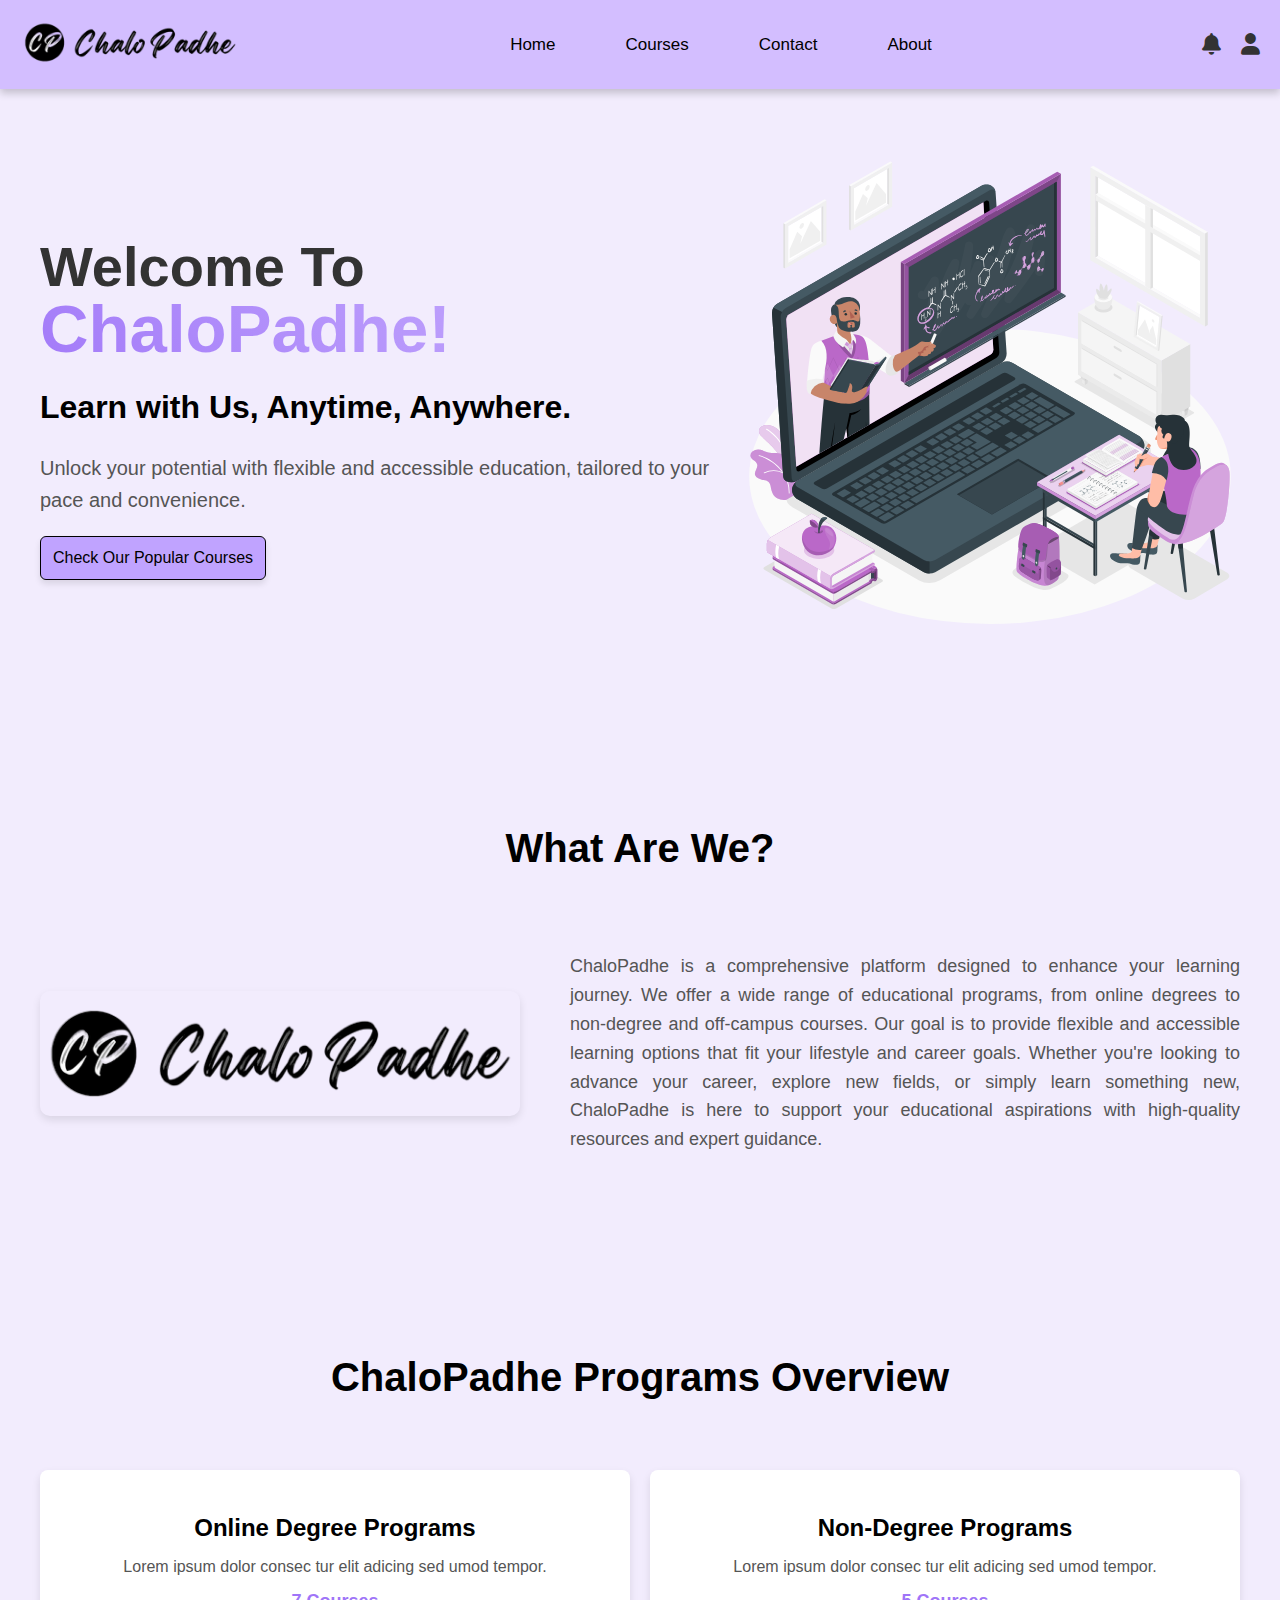
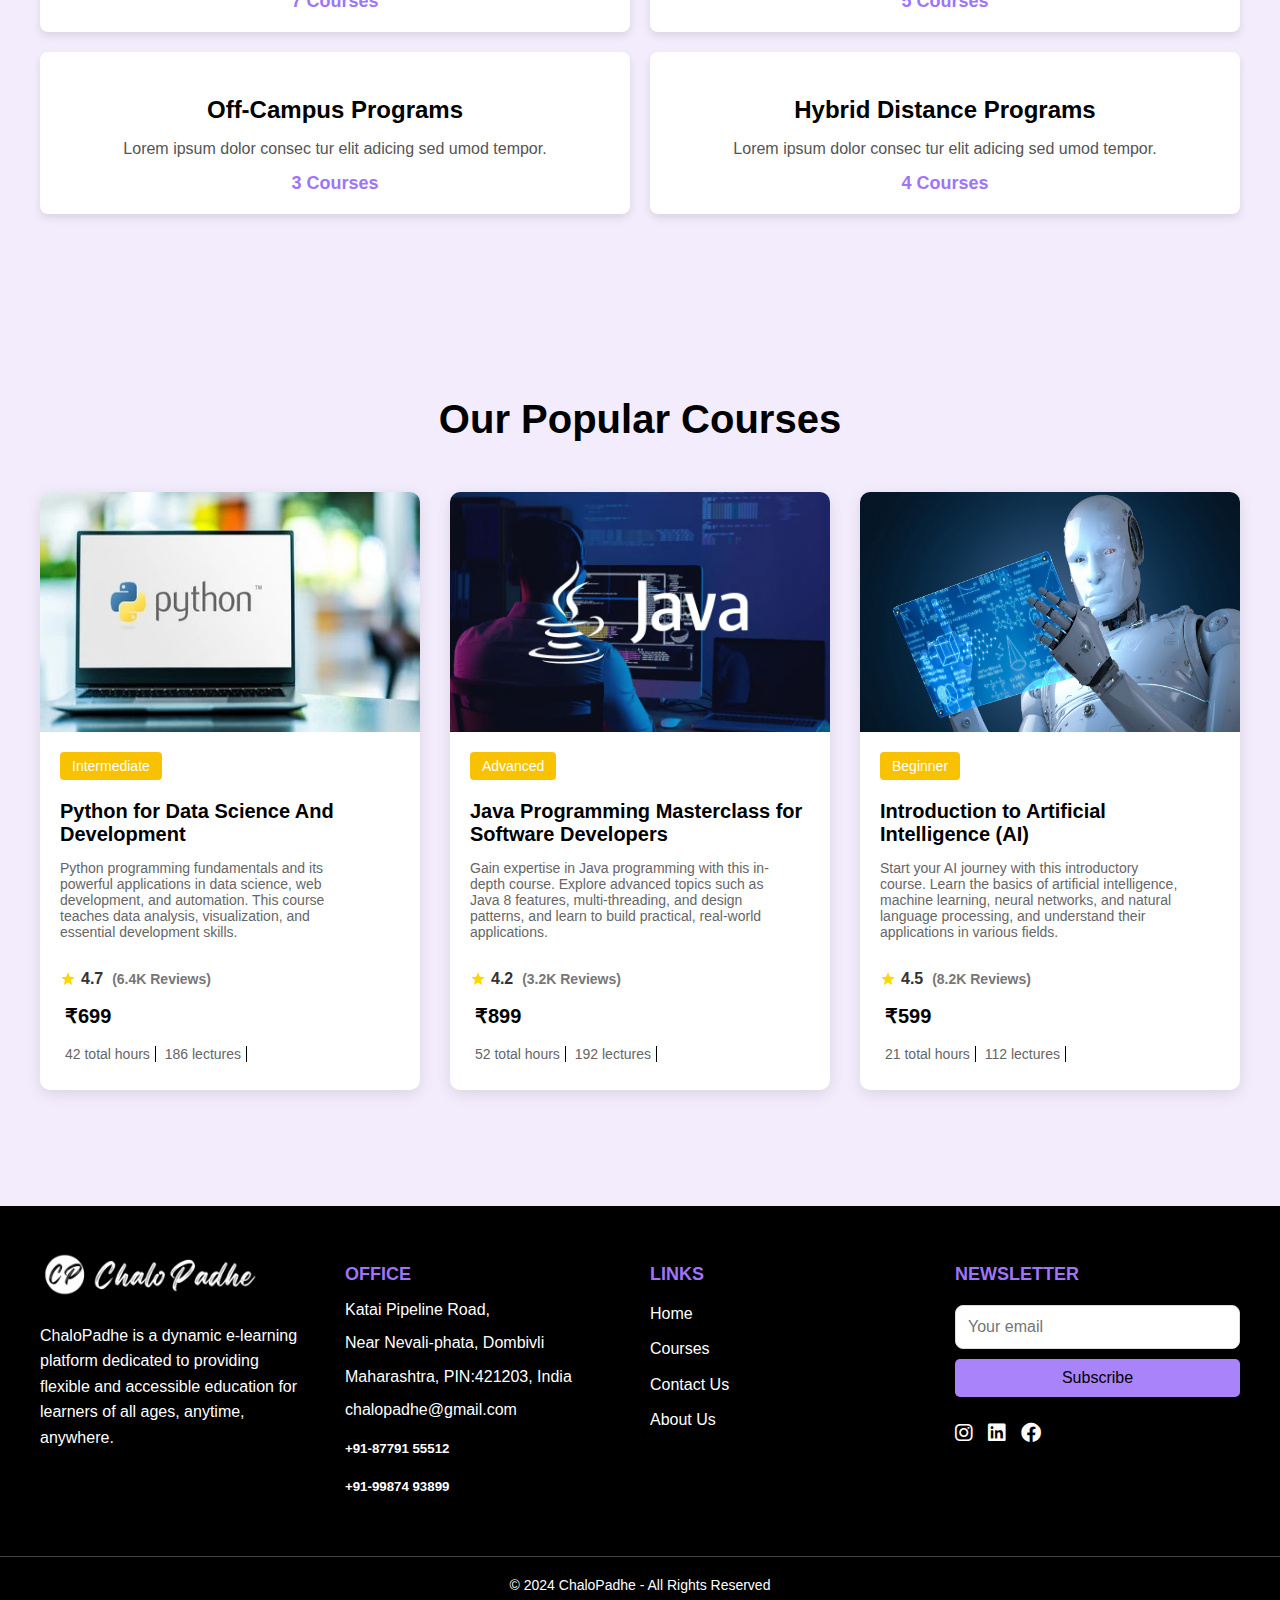
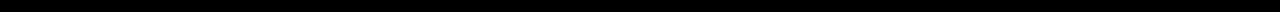
<file: index.html>
<!DOCTYPE html>
<html lang="en">

<head>
    <meta charset="UTF-8">
    <meta http-equiv="X-UA-Compatible" content="IE=edge">
    <meta name="viewport" content="width=device-width, initial-scale=1.0">
    <title>ChaloPadhe - Learn with Us, Anytime, Anywhere.</title>
    <link rel="icon" type="image/png" sizes="32x32" href="/favicon-32x32.png">
    <link rel="stylesheet" href="https://cdnjs.cloudflare.com/ajax/libs/font-awesome/6.0.0-beta3/css/all.min.css">
    <link rel="stylesheet" href="styles.css">

</head>

<body>
    <header>
        <div class="navbar">
            <a href="index.html" class="logo">
                <img src="./assets/images/logoo.png" alt="ChaloPadhe logo">
            </a>
            <input type="checkbox" id="menu-toggle" class="menu-toggle">
            <label for="menu-toggle" class="hamburger">
                <i class="fas fa-bars"></i>
            </label>
            <div class="menu">
                <ul class="navbar-list">
                    <li class="navbar-item"><a href="#home" class="navbar-link">Home</a></li>
                    <li class="navbar-item"><a href="courses.html" class="navbar-link">Courses</a></li>
                    <li class="navbar-item"><a href="contact-us.html" class="navbar-link">Contact</a></li>
                    <li class="navbar-item"><a href="about-us.html" class="navbar-link">About</a></li>
                </ul>
                <div class="icons">
                    <a href="#" class="notification-icon"><i class="fas fa-bell"></i></a>
                    <a href="#" class="profile-icon"><i class="fas fa-user"></i></a>
                </div>
            </div>
        </div>
    </header>

    <main>
        <section class="hero" id="home">
            <div class="container">
                <div class="textnbutton">
                    <h1>Welcome To <span class="titlename"> ChaloPadhe! </span></h1>
                    <h2>Learn with Us, Anytime, Anywhere.</h2>
                    <p>Unlock your potential with flexible and accessible education, tailored to your pace and
                        convenience.</p>
                    <a href="#popcourse">
                        <button class="courseButton">Check Our Popular Courses</button>
                    </a>
                </div>
                <div class="mainImg">
                    <img src="./assets/images/Landing page image.svg" alt="hero banner">
                </div>
            </div>

        </section>
        <section class="introSection">
            <div class="container">
                <h2>What Are We?</h2>
                <div class="introContent">
                    <img src="./assets/images/logoo.png" alt="ChaloPadhe logo">

                    <p>ChaloPadhe is a comprehensive platform designed to enhance your learning journey.
                        We offer a wide range of educational programs, from online degrees to non-degree and off-campus
                        courses.
                        Our goal is to provide flexible and accessible learning options that fit your lifestyle and
                        career
                        goals.
                        Whether you're looking to advance your career, explore new fields, or simply learn something
                        new,
                        ChaloPadhe is here to support your educational aspirations with high-quality resources and
                        expert
                        guidance.</p>
                </div>
            </div>
        </section>
        <section class="progSection">
            <div class="container">
                <h2>ChaloPadhe Programs Overview</h2>
                <div class="cards">
                    <div class="progCard">
                        <h3>Online Degree Programs</h3>
                        <p>Lorem ipsum dolor consec tur elit adicing sed umod tempor.</p>
                        <span>7 Courses</span>
                    </div>
                    <div class="progCard">
                        <h3>Non-Degree Programs</h3>
                        <p>Lorem ipsum dolor consec tur elit adicing sed umod tempor.</p>
                        <span>5 Courses</span>
                    </div>
                    <div class="progCard">
                        <h3>Off-Campus Programs</h3>
                        <p>Lorem ipsum dolor consec tur elit adicing sed umod tempor.</p>
                        <span>3 Courses</span>
                    </div>
                    <div class="progCard">
                        <h3>Hybrid Distance Programs</h3>
                        <p>Lorem ipsum dolor consec tur elit adicing sed umod tempor.</p>
                        <span>4 Courses</span>
                    </div>
                </div>
            </div>
        </section>
        <section>
            <div class="container">
                <h2 id="popcourse">Our Popular Courses</h2>
                <ul class="gridlist">
                    <li>
                        <a href="/detailspages/dsdetails.html" class="course-link">
                            <div class="courseCards">
                                <figure>
                                    <img src="/assets/images/python.jpg" alt="pythonLogo">
                                </figure>
                                <div class="cardContent">
                                    <span class="badge">Intermediate</span>

                                    <h3 class="h3">
                                        Python for Data Science And Development</h3>
                                    <p class="card-description">Python programming fundamentals and its powerful
                                        applications in data science, web development, and automation. This course
                                        teaches data analysis, visualization, and essential development skills.</p>


                                    <div class="rating">
                                        <svg class="star-icon" xmlns="http://www.w3.org/2000/svg" viewBox="0 0 24 24"
                                            fill="#FFD700" width="16px" height="16px">
                                            <path
                                                d="M12 17.27L18.18 21l-1.64-7.03L22 9.24l-7.19-.61L12 2 9.19 8.63 2 9.24l5.46 4.73L5.82 21z" />
                                        </svg>
                                        <p class="rating-star">4.7<span class="rating-reviews"> (6.4K Reviews)</span>
                                        </p>
                                    </div>

                                    <data class="price" value="699">₹699</data>

                                    <ul class="contentOverview">
                                        <li>
                                            <span class="overview">42 total hours</span>
                                            <span class="overview">186 lectures</span>
                                        </li>
                                    </ul>
                                </div>
                            </div>
                        </a>
                    </li>
                    <li>
                        <a href="/detailspages/javadetails.html" class="course-link">
                            <div class="courseCards">
                                <figure>
                                    <img src="/assets/images/java.webp" alt="javaLogo">
                                </figure>
                                <div class="cardContent">
                                    <span class="badge">Advanced</span>

                                    <h3 class="h3">
                                        Java Programming Masterclass for Software
                                        Developers</h3>
                                    <p class="card-description">Gain expertise in Java programming with this in-depth
                                        course. Explore advanced topics such as Java 8 features, multi-threading, and
                                        design patterns, and learn to build practical, real-world applications.</p>


                                    <div class="rating">
                                        <svg class="star-icon" xmlns="http://www.w3.org/2000/svg" viewBox="0 0 24 24"
                                            fill="#FFD700" width="16px" height="16px">
                                            <path
                                                d="M12 17.27L18.18 21l-1.64-7.03L22 9.24l-7.19-.61L12 2 9.19 8.63 2 9.24l5.46 4.73L5.82 21z" />
                                        </svg>
                                        <p class="rating-star">4.2<span class="rating-reviews"> (3.2K Reviews)</span>
                                        </p>
                                    </div>

                                    <data class="price" value="899">₹899</data>

                                    <ul class="contentOverview">
                                        <li>
                                            <span class="overview">52 total hours</span>
                                            <span class="overview">192 lectures</span>
                                        </li>
                                    </ul>
                                </div>
                            </div>
                        </a>
                    </li>
                    <li>
                        <a href="/detailspages/aidetails.html" class="course-link">
                            <div class="courseCards">
                                <figure>
                                    <img src="/assets/images/AI.jpg" alt="AIimage">
                                </figure>
                                <div class="cardContent">
                                    <span class="badge">Beginner</span>

                                    <h3 class="h3 card-title">
                                        Introduction to Artificial Intelligence (AI)</h3>
                                    <p class="card-description">Start your AI journey with this introductory course.
                                        Learn the basics of artificial intelligence, machine learning, neural
                                        networks,
                                        and natural language processing, and understand their applications in
                                        various
                                        fields.</p>


                                    <div class="rating">
                                        <svg class="star-icon" xmlns="http://www.w3.org/2000/svg" viewBox="0 0 24 24"
                                            fill="#FFD700" width="16px" height="16px">
                                            <path
                                                d="M12 17.27L18.18 21l-1.64-7.03L22 9.24l-7.19-.61L12 2 9.19 8.63 2 9.24l5.46 4.73L5.82 21z" />
                                        </svg>
                                        <p class="rating-star">4.5<span class="rating-reviews"> (8.2K Reviews)</span>
                                        </p>
                                    </div>

                                    <data class="price" value="599">₹599</data>

                                    <ul class="contentOverview">
                                        <li>
                                            <span class="overview">21 total hours</span>
                                            <span class="overview">112 lectures</span>
                                        </li>
                                    </ul>
                                </div>
                            </div>
                        </a>
                    </li>
                </ul>

            </div>
        </section>
    </main>
    <footer>
        <div class="footergrid">
            <div class="footer-list">
                <div class="compLogo">
                    <img src="/assets/images/logoo.png" class="logo1" alt="ChaloPadhe Logo">
                    <p class="compBrief">
                        ChaloPadhe is a dynamic e-learning platform dedicated to providing flexible and accessible
                        education for learners of all ages, anytime, anywhere.
                    </p>
                </div>
            </div>

            <div class="footer-list">
                <h3>Office</h3>
                <p class="add">Katai Pipeline Road,</p>
                <p class="add">Near Nevali-phata, Dombivli</p>
                <p class="add">Maharashtra, PIN:421203, India</p>
                <p class="email-id">chalopadhe@gmail.com</p>
                <h5>+91-87791 55512</h5>
                <h5>+91-99874 93899</h5>
            </div>

            <div class="footer-list">
                <h3>Links</h3>
                <ul>
                    <li><a href="#">Home</a></li>
                    <li><a href="/courses.html">Courses</a></li>
                    <li><a href="/contact-us.html">Contact Us</a></li>
                    <li><a href="/about-us.html">About Us</a></li>
                </ul>
            </div>
            <div class="footer-list">
                <h3>Newsletter</h3>
                <form action="" class="newsletter-form">
                    <input type="email" name="email_address" placeholder="Your email" required class="input-field">
                    <button type="submit" class="subButton">
                        <span class="span">Subscribe</span>
                    </button>
                </form>
                <ul class="social-list">
                    <li><a href="https://www.instagram.com" target="_blank"><i class="fab fa-instagram"></i></a></li>
                    <li><a href="https://www.linkedin.com" target="_blank"><i class="fab fa-linkedin"></i></a></li>
                    <li><a href="https://www.facebook.com" target="_blank"><i class="fab fa-facebook"></i></a></li>
                </ul>
            </div>
        </div>
        <hr>
        <p class="copyright">
            &copy; 2024 ChaloPadhe - All Rights Reserved
        </p>
    </footer>

</body>

</html>
</file>
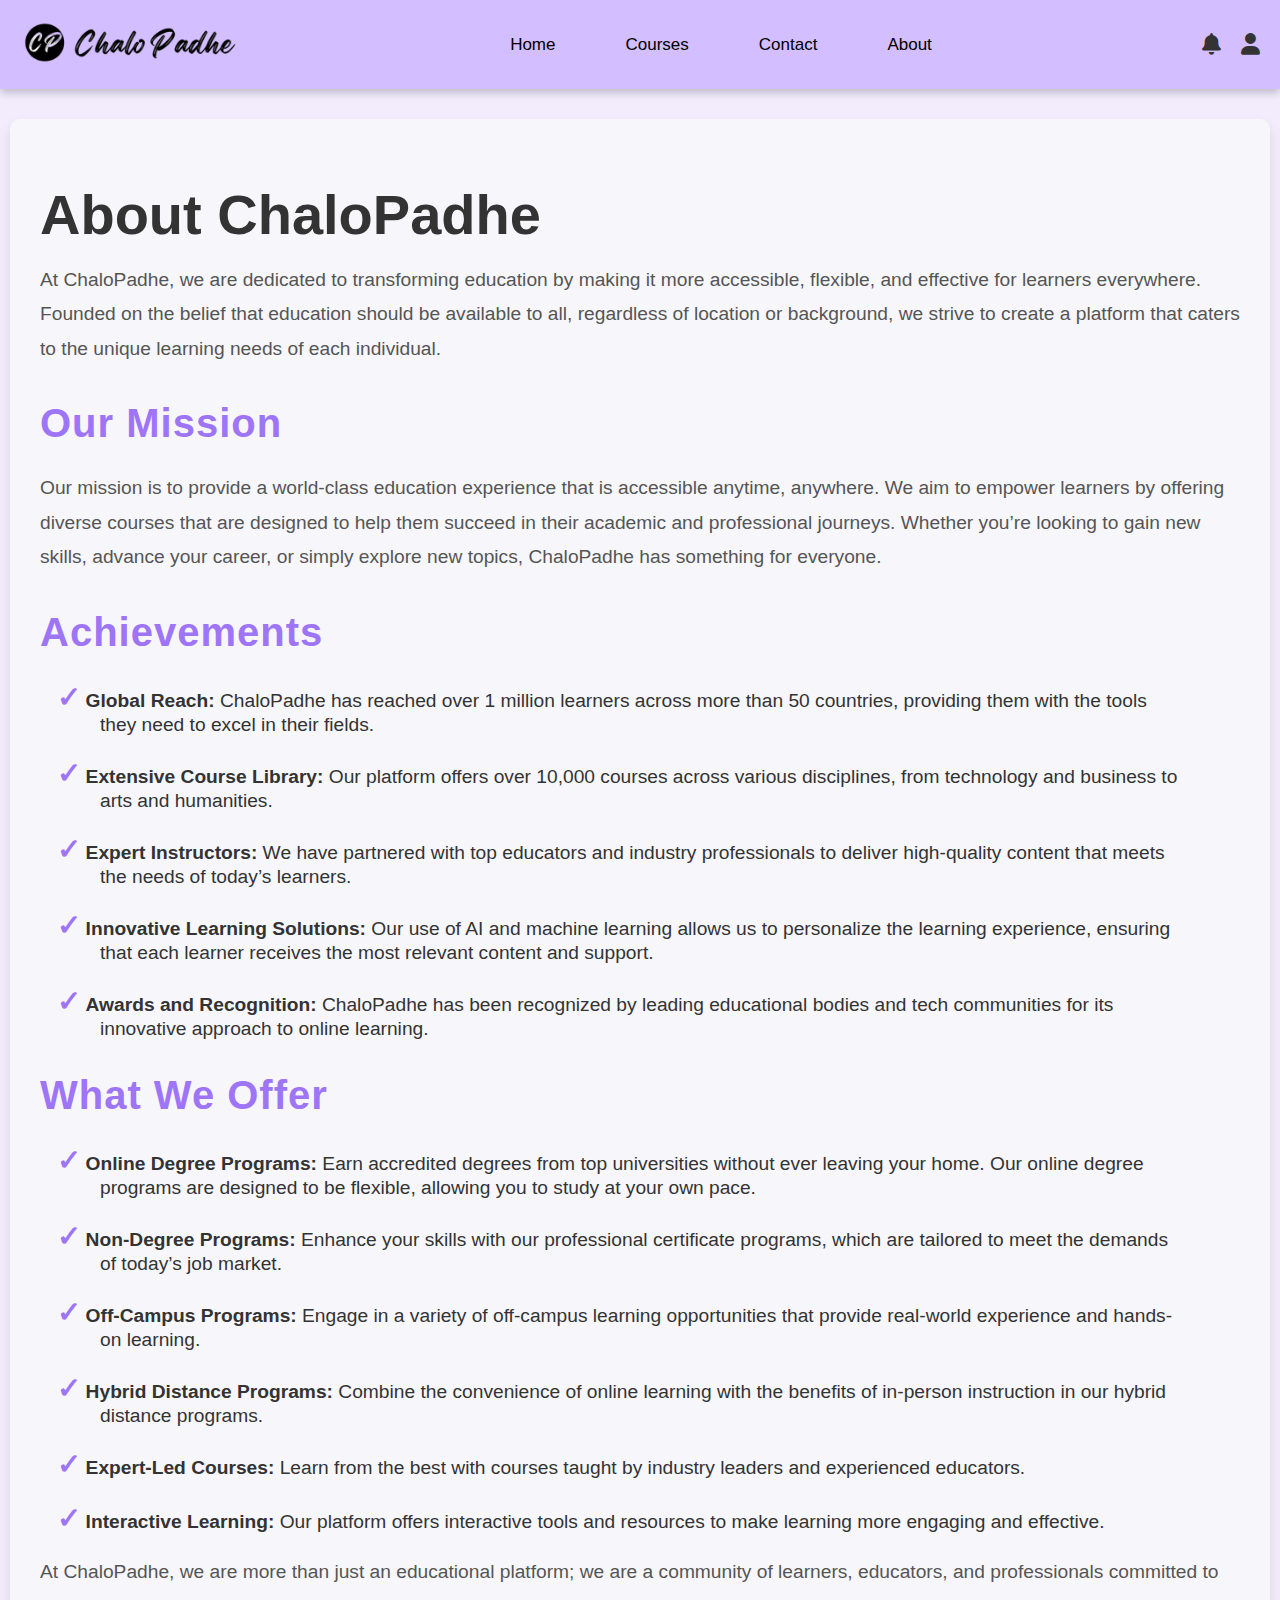
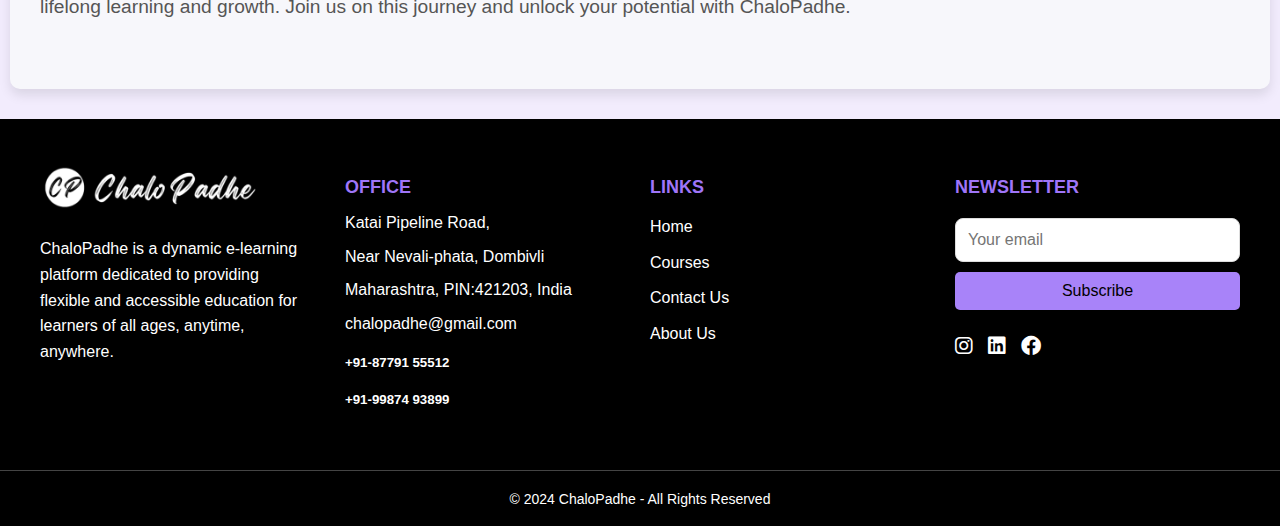
<file: about-us.html>
<!DOCTYPE html>
<html lang="en">

<head>
    <meta charset="UTF-8">
    <meta name="viewport" content="width=device-width, initial-scale=1.0">
    <title>About Us - ChaloPadhe</title>
    <link rel="icon" type="image/png" sizes="32x32" href="/favicon-32x32.png">
    <link rel="stylesheet" href="https://cdnjs.cloudflare.com/ajax/libs/font-awesome/6.0.0-beta3/css/all.min.css">
    <link rel="stylesheet" href="styles.css">
</head>

<body>
    <header>
        <div class="navbar">
            <a href="index.html" class="logo">
                <img src="./assets/images/logoo.png" alt="ChaloPadhe logo">
            </a>
            <ul class="navbar-list">
                <li class="navbar-item">
                    <a href="index.html" class="navbar-link">Home</a>
                </li>
                <li class="navbar-item">
                    <a href="courses.html" class="navbar-link">Courses</a>
                </li>
                <li class="navbar-item">
                    <a href="contact-us.html" class="navbar-link">Contact</a>
                </li>
                <li class="navbar-item">
                    <a href="about-us.html" class="navbar-link">About</a>
                </li>
            </ul>
            <div class="icons">
                <a href="#" class="notification-icon">
                    <i class="fas fa-bell"></i>
                </a>
                <a href="#" class="profile-icon">
                    <i class="fas fa-user"></i>
                </a>
            </div>
        </div>
    </header>

    <main>
        <section class="about-section">
            <div class="about-container">
                <h1>About ChaloPadhe</h1>
                <p>At ChaloPadhe, we are dedicated to transforming education by making it more accessible, flexible, and
                    effective for learners everywhere. Founded on the belief that education should be available to all,
                    regardless of location or background, we strive to create a platform that caters to the unique
                    learning needs of each individual.</p>

                <h2>Our Mission</h2>
                <p>Our mission is to provide a world-class education experience that is accessible anytime, anywhere. We
                    aim to empower learners by offering diverse courses that are designed to help them succeed in their
                    academic and professional journeys. Whether you’re looking to gain new skills, advance your career,
                    or simply explore new topics, ChaloPadhe has something for everyone.</p>

                <h2>Achievements</h2>
                <ul class="achievements-list">
                    <li><strong>Global Reach:</strong> ChaloPadhe has reached over 1 million learners across more than
                        50 countries, providing them with the tools they need to excel in their fields.</li>
                    <li><strong>Extensive Course Library:</strong> Our platform offers over 10,000 courses across
                        various disciplines, from technology and business to arts and humanities.</li>
                    <li><strong>Expert Instructors:</strong> We have partnered with top educators and industry
                        professionals to deliver high-quality content that meets the needs of today’s learners.</li>
                    <li><strong>Innovative Learning Solutions:</strong> Our use of AI and machine learning allows us to
                        personalize the learning experience, ensuring that each learner receives the most relevant
                        content and support.</li>
                    <li><strong>Awards and Recognition:</strong> ChaloPadhe has been recognized by leading educational
                        bodies and tech communities for its innovative approach to online learning.</li>
                </ul>

                <h2>What We Offer</h2>
                <ul class="offerings-list">
                    <li><strong>Online Degree Programs:</strong> Earn accredited degrees from top universities without
                        ever leaving your home. Our online degree programs are designed to be flexible, allowing you to
                        study at your own pace.</li>
                    <li><strong>Non-Degree Programs:</strong> Enhance your skills with our professional certificate
                        programs, which are tailored to meet the demands of today’s job market.</li>
                    <li><strong>Off-Campus Programs:</strong> Engage in a variety of off-campus learning opportunities
                        that provide real-world experience and hands-on learning.</li>
                    <li><strong>Hybrid Distance Programs:</strong> Combine the convenience of online learning with the
                        benefits of in-person instruction in our hybrid distance programs.</li>
                    <li><strong>Expert-Led Courses:</strong> Learn from the best with courses taught by industry leaders
                        and experienced educators.</li>
                    <li><strong>Interactive Learning:</strong> Our platform offers interactive tools and resources to
                        make learning more engaging and effective.</li>
                </ul>

                <p>At ChaloPadhe, we are more than just an educational platform; we are a community of learners,
                    educators, and professionals committed to lifelong learning and growth. Join us on this journey and
                    unlock your potential with ChaloPadhe.</p>
            </div>
        </section>
    </main>

    <footer>
        <div class="footergrid">
            <div class="footer-list">
                <div class="compLogo">
                    <img src="/assets/images/logoo.png" class="logo1" alt="ChaloPadhe Logo">
                    <p class="compBrief">
                        ChaloPadhe is a dynamic e-learning platform dedicated to providing flexible and accessible
                        education for learners of all ages, anytime, anywhere.
                    </p>
                </div>
            </div>

            <div class="footer-list">
                <h3>Office</h3>
                <p class="add">Katai Pipeline Road,</p>
                <p class="add">Near Nevali-phata, Dombivli</p>
                <p class="add">Maharashtra, PIN:421203, India</p>
                <p class="email-id">chalopadhe@gmail.com</p>
                <h5>+91-87791 55512</h5>
                <h5>+91-99874 93899</h5>
            </div>

            <div class="footer-list">
                <h3>Links</h3>
                <ul>
                    <li><a href="#">Home</a></li>
                    <li><a href="/courses.html">Courses</a></li>
                    <li><a href="/contact-us.html">Contact Us</a></li>
                    <li><a href="/about-us.html">About Us</a></li>
                </ul>
            </div>
            <div class="footer-list">
                <h3>Newsletter</h3>
                <form action="" class="newsletter-form">
                    <input type="email" name="email_address" placeholder="Your email" required class="input-field">
                    <button type="submit" class="subButton">
                        <span class="span">Subscribe</span>
                    </button>
                </form>
                <ul class="social-list">
                    <li><a href="https://www.instagram.com" target="_blank"><i class="fab fa-instagram"></i></a></li>
                    <li><a href="https://www.linkedin.com" target="_blank"><i class="fab fa-linkedin"></i></a></li>
                    <li><a href="https://www.facebook.com" target="_blank"><i class="fab fa-facebook"></i></a></li>
                </ul>
            </div>
        </div>
        <hr>
        <p class="copyright">
            &copy; 2024 ChaloPadhe - All Rights Reserved
        </p>
    </footer>

</body>

</html>
</file>
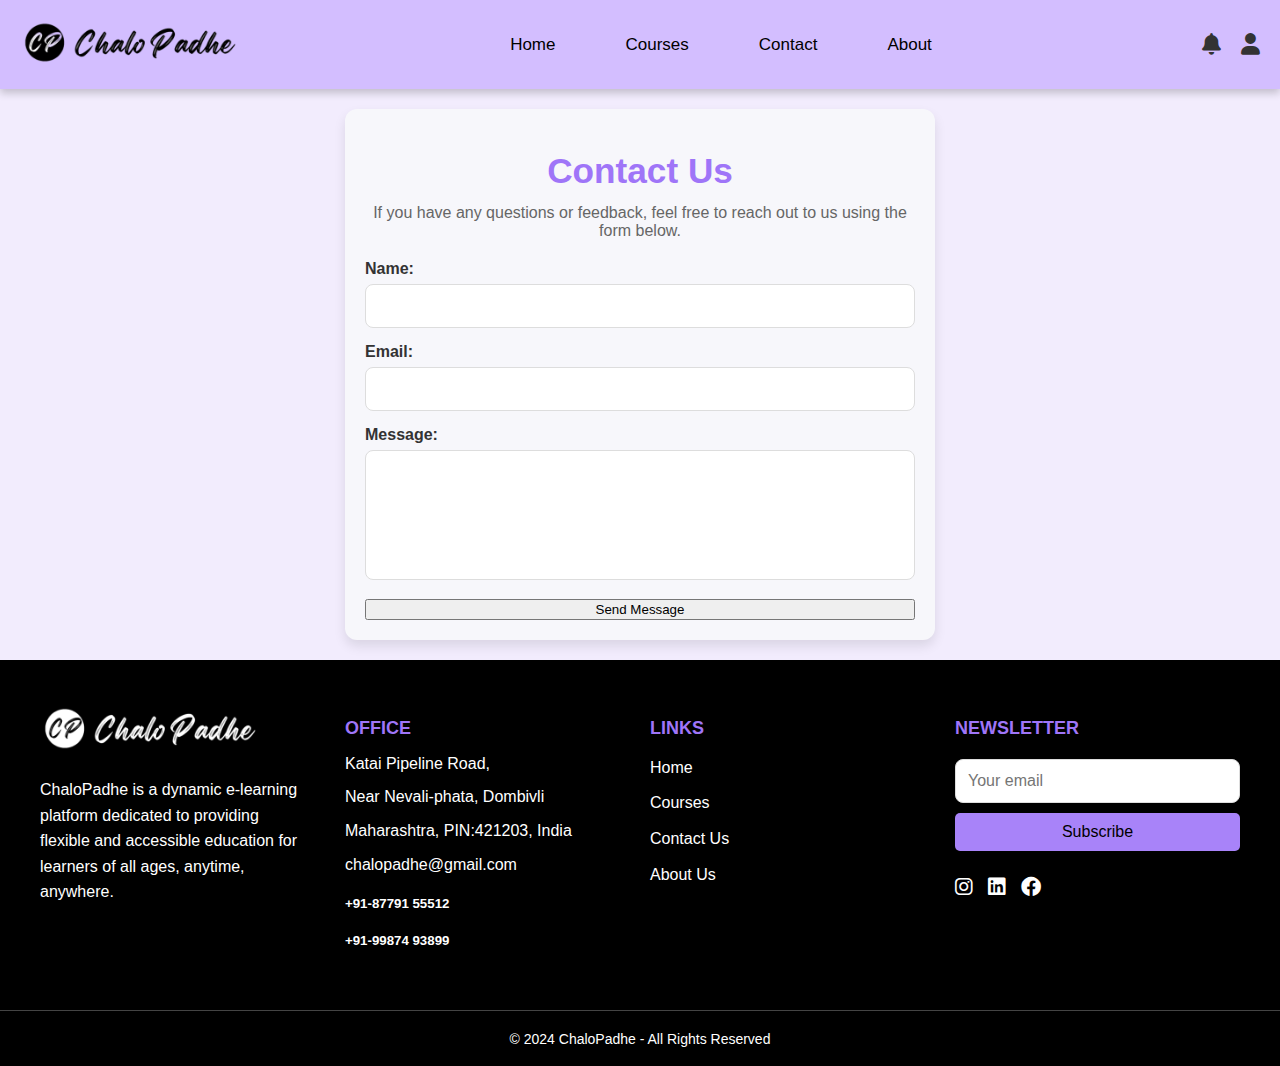
<file: contact-us.html>
<!DOCTYPE html>
<html lang="en">

<head>
    <meta charset="UTF-8">
    <meta name="viewport" content="width=device-width, initial-scale=1.0">
    <title>Contact Us - ChaloPadhe</title>
    <link rel="icon" type="image/png" sizes="32x32" href="/favicon-32x32.png">
    <link rel="stylesheet" href="https://cdnjs.cloudflare.com/ajax/libs/font-awesome/6.0.0-beta3/css/all.min.css">
    <link rel="stylesheet" href="styles.css">
</head>

<body>
    <header>
        <div class="navbar">
            <a href="index.html" class="logo">
                <img src="./assets/images/logoo.png" alt="ChaloPadhe logo">
            </a>
            <ul class="navbar-list">
                <li class="navbar-item">
                    <a href="index.html" class="navbar-link">Home</a>
                </li>
                <li class="navbar-item">
                    <a href="courses.html" class="navbar-link">Courses</a>
                </li>
                <li class="navbar-item">
                    <a href="contact-us.html" class="navbar-link">Contact</a>
                </li>
                <li class="navbar-item">
                    <a href="about-us.html" class="navbar-link">About</a>
                </li>
            </ul>
            <div class="icons">
                <a href="#" class="notification-icon">
                    <i class="fas fa-bell"></i>
                </a>
                <a href="#" class="profile-icon">
                    <i class="fas fa-user"></i>
                </a>
            </div>
        </div>
    </header>

    <main>
        <section class="contact-section">
            <div class="contact-container">
                <h1>Contact Us</h1>
                <p>If you have any questions or feedback, feel free to reach out to us using the form below.</p>
                <form id="contact-form">
                    <div class="form-group">
                        <label for="name">Name:</label>
                        <input type="text" id="name" name="name" required>
                    </div>
                    <div class="form-group">
                        <label for="email">Email:</label>
                        <input type="email" id="email" name="email" required>
                    </div>
                    <div class="form-group">
                        <label for="message">Message:</label>
                        <textarea id="message" name="message" rows="4" required></textarea>
                    </div>
                    <button type="submit">Send Message</button>
                </form>
            </div>
        </section>
    </main>

    <footer>
        <div class="footergrid">
            <div class="footer-list">
                <div class="compLogo">
                    <img src="/assets/images/logoo.png" class="logo1" alt="ChaloPadhe Logo">
                    <p class="compBrief">
                        ChaloPadhe is a dynamic e-learning platform dedicated to providing flexible and accessible
                        education for learners of all ages, anytime, anywhere.
                    </p>
                </div>
            </div>

            <div class="footer-list">
                <h3>Office</h3>
                <p class="add">Katai Pipeline Road,</p>
                <p class="add">Near Nevali-phata, Dombivli</p>
                <p class="add">Maharashtra, PIN:421203, India</p>
                <p class="email-id">chalopadhe@gmail.com</p>
                <h5>+91-87791 55512</h5>
                <h5>+91-99874 93899</h5>
            </div>

            <div class="footer-list">
                <h3>Links</h3>
                <ul>
                    <li><a href="#">Home</a></li>
                    <li><a href="/courses.html">Courses</a></li>
                    <li><a href="/contact-us.html">Contact Us</a></li>
                    <li><a href="/about-us.html">About Us</a></li>
                </ul>
            </div>
            <div class="footer-list">
                <h3>Newsletter</h3>
                <form action="" class="newsletter-form">
                    <input type="email" name="email_address" placeholder="Your email" required class="input-field">
                    <button type="submit" class="subButton">
                        <span class="span">Subscribe</span>
                    </button>
                </form>
                <ul class="social-list">
                    <li><a href="https://www.instagram.com" target="_blank"><i class="fab fa-instagram"></i></a></li>
                    <li><a href="https://www.linkedin.com" target="_blank"><i class="fab fa-linkedin"></i></a></li>
                    <li><a href="https://www.facebook.com" target="_blank"><i class="fab fa-facebook"></i></a></li>
                </ul>
            </div>
        </div>
        <hr>
        <p class="copyright">
            &copy; 2024 ChaloPadhe - All Rights Reserved
        </p>
    </footer>

</body>

</html>
</file>
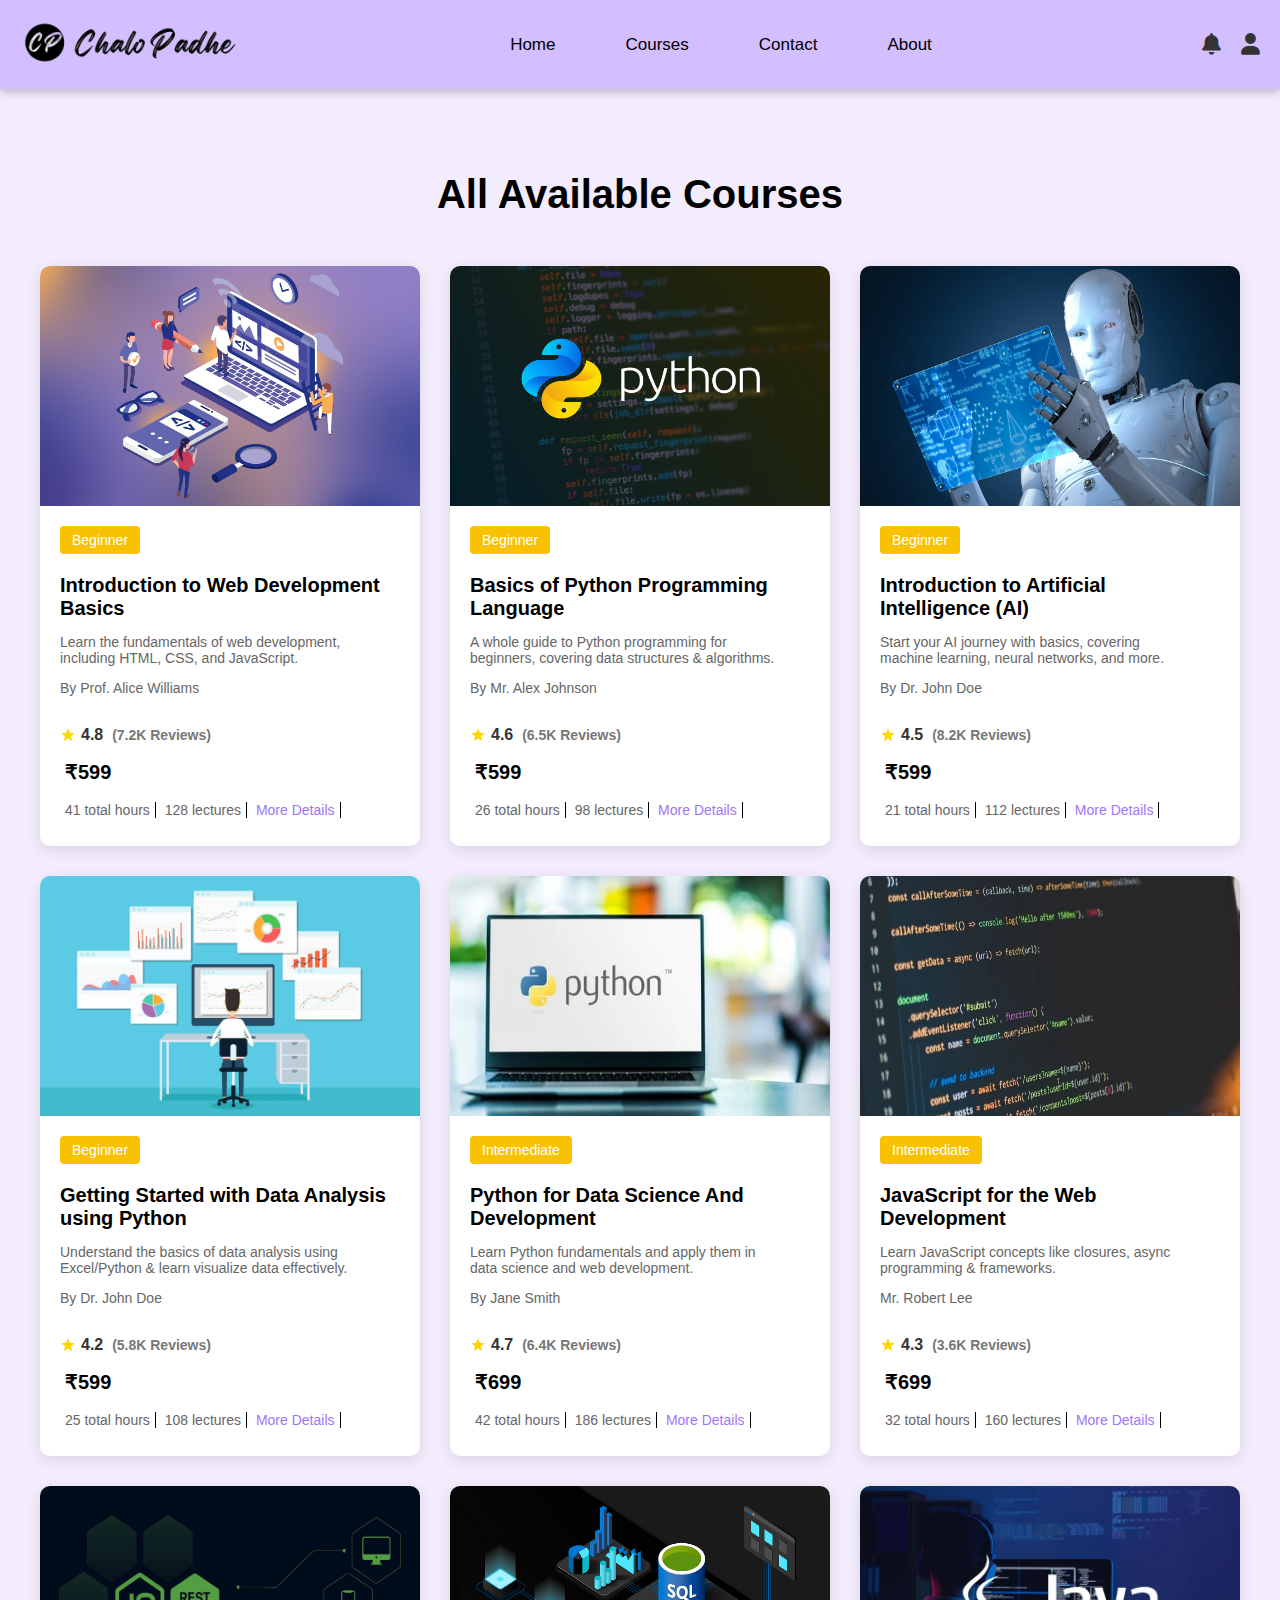
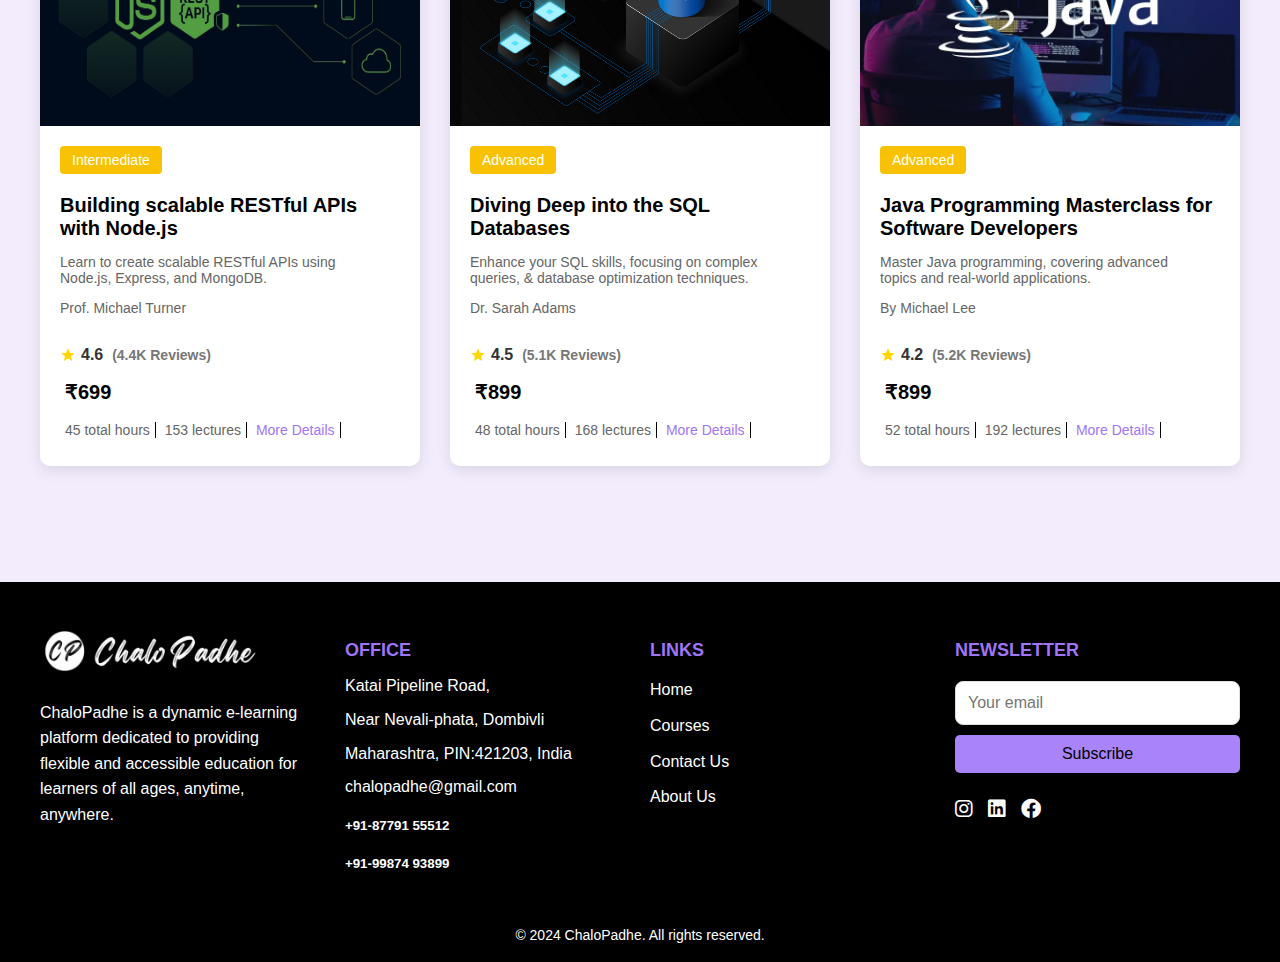
<file: courses.html>
<!DOCTYPE html>
<html lang="en">

<head>
    <meta charset="UTF-8">
    <meta http-equiv="X-UA-Compatible" content="IE=edge">
    <meta name="viewport" content="width=device-width, initial-scale=1.0">
    <title>Courses Available - ChaloPadhe</title>
    <link rel="icon" type="image/png" sizes="32x32" href="/favicon-32x32.png">
    <link rel="stylesheet" href="https://cdnjs.cloudflare.com/ajax/libs/font-awesome/6.0.0-beta3/css/all.min.css">
    <link rel="stylesheet" href="styles.css">
</head>

<body>
    <header>
        <div class="navbar">
            <a href="index.html" class="logo">
                <img src="./assets/images/logoo.png" alt="ChaloPadhe logo">
            </a>
            <ul class="navbar-list">
                <li class="navbar-item">
                    <a href="index.html" class="navbar-link">Home</a>
                </li>
                <li class="navbar-item">
                    <a href="courses.html" class="navbar-link">Courses</a>
                </li>
                <li class="navbar-item">
                    <a href="contact-us.html" class="navbar-link">Contact</a>
                </li>
                <li class="navbar-item">
                    <a href="about-us.html" class="navbar-link">About</a>
                </li>
            </ul>
            <div class="icons">
                <a href="#" class="notification-icon">
                    <i class="fas fa-bell"></i>
                </a>
                <a href="#" class="profile-icon">
                    <i class="fas fa-user"></i>
                </a>
            </div>
        </div>
    </header>
    <main>
        <section class="courseSection">
            <div class="container">
                <h2 id="popcourse">All Available Courses</h2>
                <ul class="gridlist">
                    <li>
                        <div class="courseCards">
                            <figure>
                                <img src="/assets/images/webdev.jpg" alt="webDevimage">
                            </figure>
                            <div class="cardContent">
                                <span class="badge">Beginner</span>

                                <h3 class="h3">
                                    <a class="card-title">Introduction to Web Development Basics</a>
                                </h3>

                                <p class="card-description">Learn the fundamentals of web development, including HTML,
                                    CSS, and JavaScript.</p>
                                <p class="card-description">By Prof. Alice Williams</p>

                                <div class="rating">
                                    <svg class="star-icon" xmlns="http://www.w3.org/2000/svg" viewBox="0 0 24 24"
                                        fill="#FFD700" width="16px" height="16px">
                                        <path
                                            d="M12 17.27L18.18 21l-1.64-7.03L22 9.24l-7.19-.61L12 2 9.19 8.63 2 9.24l5.46 4.73L5.82 21z" />
                                    </svg>
                                    <p class="rating-star">4.8<span class="rating-reviews"> (7.2K Reviews)</span></p>
                                </div>

                                <data class="price" value="599">₹599</data>

                                <ul class="contentOverview">
                                    <li>
                                        <span class="overview">41 total hours</span>
                                        <span class="overview">128 lectures</span>
                                        <span class="overview"><a href="#">More Details</a></span>
                                    </li>
                                </ul>
                            </div>
                        </div>
                    </li>
                    <li>
                        <div class="courseCards">
                            <figure>
                                <img src="/assets/images/python.png" alt="pyimage">
                            </figure>
                            <div class="cardContent">
                                <span class="badge">Beginner</span>

                                <h3 class="h3">
                                    <a class="card-title">Basics of Python Programming Language</a>
                                </h3>

                                <p class="card-description">A whole guide to Python programming for beginners, covering
                                    data structures & algorithms.</p>
                                <p class="card-description">By Mr. Alex Johnson</p>

                                <div class="rating">
                                    <svg class="star-icon" xmlns="http://www.w3.org/2000/svg" viewBox="0 0 24 24"
                                        fill="#FFD700" width="16px" height="16px">
                                        <path
                                            d="M12 17.27L18.18 21l-1.64-7.03L22 9.24l-7.19-.61L12 2 9.19 8.63 2 9.24l5.46 4.73L5.82 21z" />
                                    </svg>
                                    <p class="rating-star">4.6<span class="rating-reviews"> (6.5K Reviews)</span></p>
                                </div>

                                <data class="price" value="599">₹599</data>

                                <ul class="contentOverview">
                                    <li>
                                        <span class="overview">26 total hours</span>
                                        <span class="overview">98 lectures</span>
                                        <span class="overview"><a href="#">More Details</a></span>
                                    </li>
                                </ul>
                            </div>
                        </div>
                    </li>
                    <li>
                        <div class="courseCards">
                            <figure>
                                <img src="/assets/images/AI.jpg" alt="AIimage">
                            </figure>
                            <div class="cardContent">
                                <span class="badge">Beginner</span>

                                <h3 class="h3">
                                    <a class="card-title">Introduction to Artificial Intelligence (AI)</a>
                                </h3>

                                <p class="card-description">Start your AI journey with basics, covering machine
                                    learning, neural networks, and more.</p>
                                <p class="card-description">By Dr. John Doe</p>

                                <div class="rating">
                                    <svg class="star-icon" xmlns="http://www.w3.org/2000/svg" viewBox="0 0 24 24"
                                        fill="#FFD700" width="16px" height="16px">
                                        <path
                                            d="M12 17.27L18.18 21l-1.64-7.03L22 9.24l-7.19-.61L12 2 9.19 8.63 2 9.24l5.46 4.73L5.82 21z" />
                                    </svg>
                                    <p class="rating-star">4.5<span class="rating-reviews"> (8.2K Reviews)</span></p>
                                </div>

                                <data class="price" value="599">₹599</data>

                                <ul class="contentOverview">
                                    <li>
                                        <span class="overview">21 total hours</span>
                                        <span class="overview">112 lectures</span>
                                        <span class="overview"><a href="/detailspages/aidetails.html">More
                                                Details</a></span>
                                    </li>
                                </ul>
                            </div>
                        </div>
                    </li>
                    <li>
                        <div class="courseCards">
                            <figure>
                                <img src="/assets/images/analyst.webp" alt="analystimage">
                            </figure>
                            <div class="cardContent">
                                <span class="badge">Beginner</span>

                                <h3 class="h3">
                                    <a class="card-title">Getting Started with Data Analysis using Python</a>
                                </h3>

                                <p class="card-description">Understand the basics of data analysis using Excel/Python &
                                    learn visualize data effectively.</p>
                                <p class="card-description">By Dr. John Doe</p>

                                <div class="rating">
                                    <svg class="star-icon" xmlns="http://www.w3.org/2000/svg" viewBox="0 0 24 24"
                                        fill="#FFD700" width="16px" height="16px">
                                        <path
                                            d="M12 17.27L18.18 21l-1.64-7.03L22 9.24l-7.19-.61L12 2 9.19 8.63 2 9.24l5.46 4.73L5.82 21z" />
                                    </svg>
                                    <p class="rating-star">4.2<span class="rating-reviews"> (5.8K Reviews)</span></p>
                                </div>

                                <data class="price" value="599">₹599</data>

                                <ul class="contentOverview">
                                    <li>
                                        <span class="overview">25 total hours</span>
                                        <span class="overview">108 lectures</span>
                                        <span class="overview"><a href="#">More Details</a></span>
                                    </li>
                                </ul>
                            </div>
                        </div>
                    </li>

                    <li>
                        <div class="courseCards">
                            <figure>
                                <img src="/assets/images/python.jpg" alt="pythonLogo">
                            </figure>
                            <div class="cardContent">
                                <span class="badge">Intermediate</span>

                                <h3 class="h3">
                                    <a class="card-title">Python for Data Science And Development</a>
                                </h3>

                                <p class="card-description">Learn Python fundamentals and apply them in data science and
                                    web development.</p>
                                <p class="card-description">By Jane Smith</p>

                                <div class="rating">
                                    <svg class="star-icon" xmlns="http://www.w3.org/2000/svg" viewBox="0 0 24 24"
                                        fill="#FFD700" width="16px" height="16px">
                                        <path
                                            d="M12 17.27L18.18 21l-1.64-7.03L22 9.24l-7.19-.61L12 2 9.19 8.63 2 9.24l5.46 4.73L5.82 21z" />
                                    </svg>
                                    <p class="rating-star">4.7<span class="rating-reviews"> (6.4K Reviews)</span></p>
                                </div>

                                <data class="price" value="699">₹699</data>

                                <ul class="contentOverview">
                                    <li>
                                        <span class="overview">42 total hours</span>
                                        <span class="overview">186 lectures</span>
                                        <span class="overview"><a href="/detailspages/dsdetails.html">More
                                                Details</a></span>
                                    </li>
                                </ul>
                            </div>
                        </div>
                    </li>

                    <li>
                        <div class="courseCards">
                            <figure>
                                <img src="/assets/images/javascript.webp" alt="jsLogo">
                            </figure>
                            <div class="cardContent">
                                <span class="badge">Intermediate</span>

                                <h3 class="h3">
                                    <a class="card-title">JavaScript for the Web Development</a>
                                </h3>

                                <p class="card-description">Learn JavaScript concepts like closures, async programming
                                    & frameworks.</p>
                                <p class="card-description">Mr. Robert Lee</p>

                                <div class="rating">
                                    <svg class="star-icon" xmlns="http://www.w3.org/2000/svg" viewBox="0 0 24 24"
                                        fill="#FFD700" width="16px" height="16px">
                                        <path
                                            d="M12 17.27L18.18 21l-1.64-7.03L22 9.24l-7.19-.61L12 2 9.19 8.63 2 9.24l5.46 4.73L5.82 21z" />
                                    </svg>
                                    <p class="rating-star">4.3<span class="rating-reviews"> (3.6K Reviews)</span></p>
                                </div>

                                <data class="price" value="699">₹699</data>

                                <ul class="contentOverview">
                                    <li>
                                        <span class="overview">32 total hours</span>
                                        <span class="overview">160 lectures</span>
                                        <span class="overview"><a href="#">More Details</a></span>
                                    </li>
                                </ul>
                            </div>
                        </div>
                    </li>
                    <li>
                        <div class="courseCards">
                            <figure>
                                <img src="/assets/images/node.jpg" alt="nodeLogo">
                            </figure>
                            <div class="cardContent">
                                <span class="badge">Intermediate</span>

                                <h3 class="h3">
                                    <a class="card-title">Building scalable RESTful APIs with Node.js</a>
                                </h3>

                                <p class="card-description">Learn to create scalable RESTful APIs using Node.js,
                                    Express, and MongoDB.</p>
                                <p class="card-description">Prof. Michael Turner</p>

                                <div class="rating">
                                    <svg class="star-icon" xmlns="http://www.w3.org/2000/svg" viewBox="0 0 24 24"
                                        fill="#FFD700" width="16px" height="16px">
                                        <path
                                            d="M12 17.27L18.18 21l-1.64-7.03L22 9.24l-7.19-.61L12 2 9.19 8.63 2 9.24l5.46 4.73L5.82 21z" />
                                    </svg>
                                    <p class="rating-star">4.6<span class="rating-reviews"> (4.4K Reviews)</span></p>
                                </div>

                                <data class="price" value="699">₹699</data>

                                <ul class="contentOverview">
                                    <li>
                                        <span class="overview">45 total hours</span>
                                        <span class="overview">153 lectures</span>
                                        <span class="overview"><a href="#">More Details</a></span>
                                    </li>
                                </ul>
                            </div>
                        </div>
                    </li>
                    <li>
                        <div class="courseCards">
                            <figure>
                                <img src="/assets/images/sql.png" alt="sqlLogo">
                            </figure>
                            <div class="cardContent">
                                <span class="badge">Advanced</span>

                                <h3 class="h3">
                                    <a class="card-title">Diving Deep into the SQL Databases</a>
                                </h3>

                                <p class="card-description">Enhance your SQL skills, focusing on complex queries,
                                    & database optimization techniques.</p>
                                <p class="card-description">Dr. Sarah Adams</p>

                                <div class="rating">
                                    <svg class="star-icon" xmlns="http://www.w3.org/2000/svg" viewBox="0 0 24 24"
                                        fill="#FFD700" width="16px" height="16px">
                                        <path
                                            d="M12 17.27L18.18 21l-1.64-7.03L22 9.24l-7.19-.61L12 2 9.19 8.63 2 9.24l5.46 4.73L5.82 21z" />
                                    </svg>
                                    <p class="rating-star">4.5<span class="rating-reviews"> (5.1K Reviews)</span></p>
                                </div>

                                <data class="price" value="699">₹899</data>

                                <ul class="contentOverview">
                                    <li>
                                        <span class="overview">48 total hours</span>
                                        <span class="overview">168 lectures</span>
                                        <span class="overview"><a href="#">More Details</a></span>
                                    </li>
                                </ul>
                            </div>
                        </div>
                    </li>
                    <li>
                        <div class="courseCards">
                            <figure>
                                <img src="/assets/images/java.webp" alt="javaLogo">
                            </figure>
                            <div class="cardContent">
                                <span class="badge">Advanced</span>

                                <h3 class="h3">
                                    <a class="card-title">Java Programming Masterclass for Software
                                        Developers</a>
                                </h3>

                                <p class="card-description">Master Java programming, covering advanced topics and
                                    real-world applications.</p>
                                <p class="card-description">By Michael Lee</p>

                                <div class="rating">
                                    <svg class="star-icon" xmlns="http://www.w3.org/2000/svg" viewBox="0 0 24 24"
                                        fill="#FFD700" width="16px" height="16px">
                                        <path
                                            d="M12 17.27L18.18 21l-1.64-7.03L22 9.24l-7.19-.61L12 2 9.19 8.63 2 9.24l5.46 4.73L5.82 21z" />
                                    </svg>
                                    <p class="rating-star">4.2<span class="rating-reviews"> (5.2K Reviews)</span></p>
                                </div>

                                <data class="price" value="899">₹899</data>

                                <ul class="contentOverview">
                                    <li>
                                        <span class="overview">52 total hours</span>
                                        <span class="overview">192 lectures</span>
                                        <span class="overview"><a href="/detailspages/javadetails.html">More
                                                Details</a></span>
                                    </li>
                                </ul>
                            </div>
                        </div>
                    </li>
                </ul>
            </div>
        </section>
    </main>

    <footer>
        <div class="footergrid">
            <div class="footer-list">
                <div class="compLogo">
                    <img src="/assets/images/logoo.png" class="logo1" alt="ChaloPadhe Logo">
                    <p class="compBrief">
                        ChaloPadhe is a dynamic e-learning platform dedicated to providing flexible and accessible
                        education for learners of all ages, anytime, anywhere.
                    </p>
                </div>
            </div>

            <div class="footer-list">
                <h3>Office</h3>
                <p class="add">Katai Pipeline Road,</p>
                <p class="add">Near Nevali-phata, Dombivli</p>
                <p class="add">Maharashtra, PIN:421203, India</p>
                <p class="email-id">chalopadhe@gmail.com</p>
                <h5>+91-87791 55512</h5>
                <h5>+91-99874 93899</h5>
            </div>

            <div class="footer-list">
                <h3>Links</h3>
                <ul>
                    <li><a href="#">Home</a></li>
                    <li><a href="/courses.html">Courses</a></li>
                    <li><a href="/contact-us.html">Contact Us</a></li>
                    <li><a href="/about-us.html">About Us</a></li>
                </ul>
            </div>
            <div class="footer-list">
                <h3>Newsletter</h3>
                <form action="" class="newsletter-form">
                    <input type="email" name="email_address" placeholder="Your email" required class="input-field">
                    <button type="submit" class="subButton">
                        <span class="span">Subscribe</span>
                    </button>
                </form>
                <ul class="social-list">
                    <li><a href="https://www.instagram.com" target="_blank"><i class="fab fa-instagram"></i></a></li>
                    <li><a href="https://www.linkedin.com" target="_blank"><i class="fab fa-linkedin"></i></a></li>
                    <li><a href="https://www.facebook.com" target="_blank"><i class="fab fa-facebook"></i></a></li>
                </ul>
            </div>
        </div>

        <div class="copyright">
            <p>&copy; 2024 ChaloPadhe. All rights reserved.</p>
        </div>
    </footer>
</body>

</html>
</file>
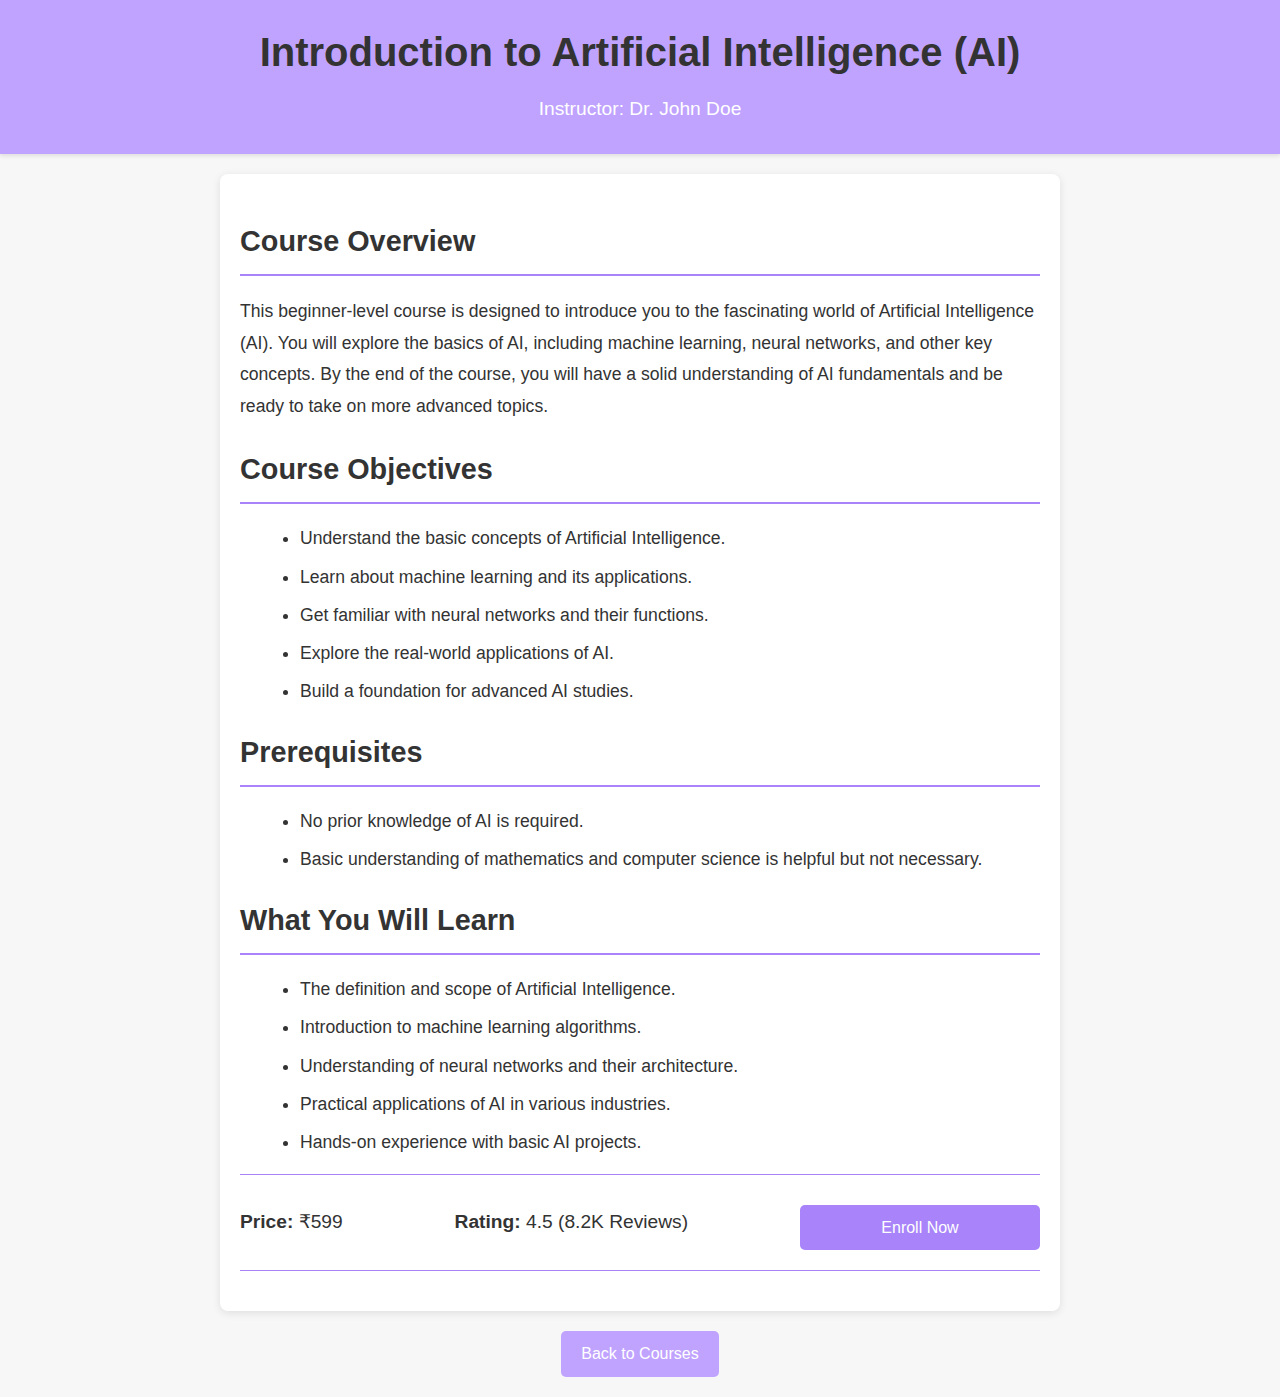
<file: detailspages/aidetails.html>
<!DOCTYPE html>
<html lang="en">

<head>
    <meta charset="UTF-8">
    <meta name="viewport" content="width=device-width, initial-scale=1.0">
    <title>Introduction to Artificial Intelligence (AI) - Course Details</title>
    <link rel="icon" type="image/png" sizes="32x32" href="/favicon-32x32.png">
    <link rel="stylesheet" href="styles.css">
</head>

<body>
    <div class="container">
        <header>
            <h1>Introduction to Artificial Intelligence (AI)</h1>
            <p>Instructor: Dr. John Doe</p>
        </header>

        <section class="course-details">
            <h2>Course Overview</h2>
            <p>This beginner-level course is designed to introduce you to the fascinating world of Artificial
                Intelligence (AI). You will explore the basics of AI, including machine learning, neural networks, and
                other key concepts. By the end of the course, you will have a solid understanding of AI fundamentals and
                be ready to take on more advanced topics.</p>

            <h2>Course Objectives</h2>
            <ul>
                <li>Understand the basic concepts of Artificial Intelligence.</li>
                <li>Learn about machine learning and its applications.</li>
                <li>Get familiar with neural networks and their functions.</li>
                <li>Explore the real-world applications of AI.</li>
                <li>Build a foundation for advanced AI studies.</li>
            </ul>

            <h2>Prerequisites</h2>
            <ul>
                <li>No prior knowledge of AI is required.</li>
                <li>Basic understanding of mathematics and computer science is helpful but not necessary.</li>
            </ul>

            <h2>What You Will Learn</h2>
            <ul>
                <li>The definition and scope of Artificial Intelligence.</li>
                <li>Introduction to machine learning algorithms.</li>
                <li>Understanding of neural networks and their architecture.</li>
                <li>Practical applications of AI in various industries.</li>
                <li>Hands-on experience with basic AI projects.</li>
            </ul>

            <div class="course-info">
                <p><strong>Price:</strong> ₹599</p>
                <p><strong>Rating:</strong> 4.5 (8.2K Reviews)</p>
                <a href="#" class="enroll-btn">Enroll Now</a>
            </div>


        </section>
        <a href="/courses.html" class="return-btn">Back to Courses</a>
    </div>
    <div id="form-container" class="form-container">
        <form id="enroll-form">
            <h2>Enroll in the Course</h2>
            <label for="name">Name:</label>
            <input type="text" id="name" name="name" required>

            <label for="email">Email:</label>
            <input type="email" id="email" name="email" required>

            <label for="phone">Phone Number:</label>
            <input type="tel" id="phone" name="phone" required>

            <label for="message">Message(Optional):</label>
            <textarea id="message" name="message" ></textarea>

            <button type="submit">Submit</button>
        </form>
    </div>

    <div id="overlay" class="overlay"></div>

    <script src="script.js"></script>
</body>

</html>
</file>
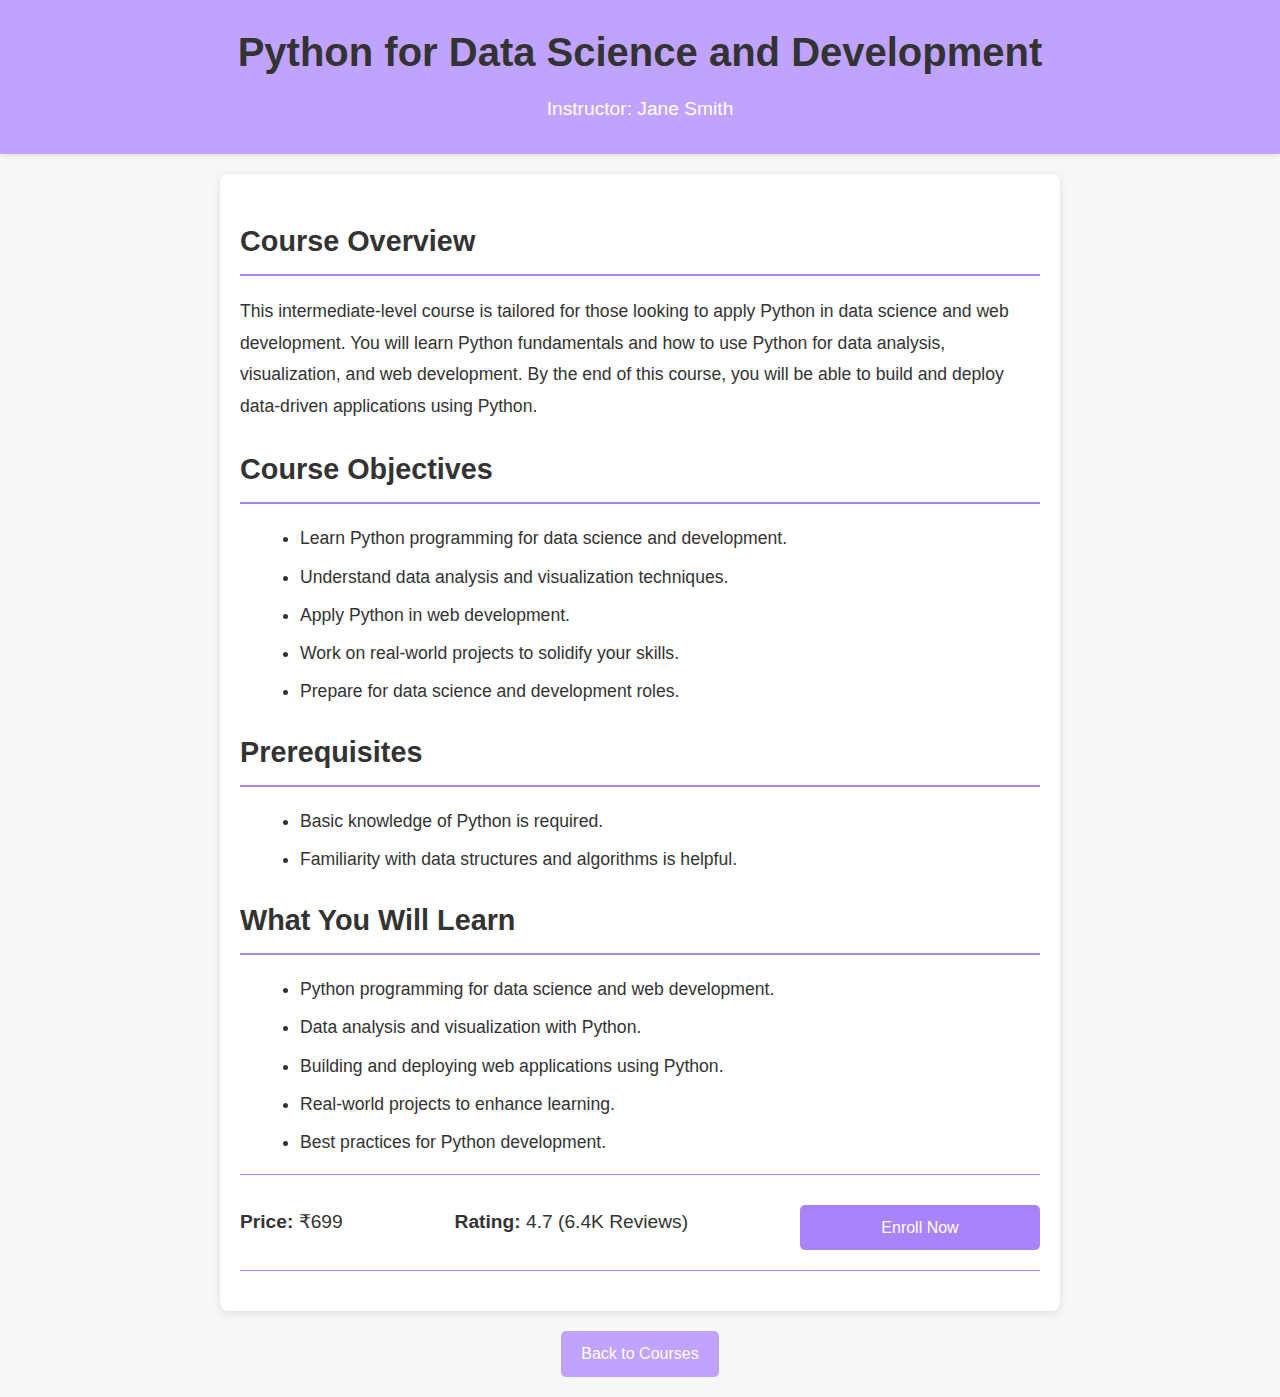
<file: detailspages/dsdetails.html>
<!DOCTYPE html>
<html lang="en">

<head>
    <meta charset="UTF-8">
    <meta name="viewport" content="width=device-width, initial-scale=1.0">
    <title>Python for Data Science and Development - Course Details</title>
    <link rel="icon" type="image/png" sizes="32x32" href="/favicon-32x32.png">
    <link rel="stylesheet" href="styles.css">
</head>

<body>
    <div class="container">
        <header>
            <h1>Python for Data Science and Development</h1>
            <p>Instructor: Jane Smith</p>
        </header>

        <section class="course-details">
            <h2>Course Overview</h2>
            <p>This intermediate-level course is tailored for those looking to apply Python in data science and web
                development. You will learn Python fundamentals and how to use Python for data analysis, visualization,
                and web development. By the end of this course, you will be able to build and deploy data-driven
                applications using Python.</p>

            <h2>Course Objectives</h2>
            <ul>
                <li>Learn Python programming for data science and development.</li>
                <li>Understand data analysis and visualization techniques.</li>
                <li>Apply Python in web development.</li>
                <li>Work on real-world projects to solidify your skills.</li>
                <li>Prepare for data science and development roles.</li>
            </ul>

            <h2>Prerequisites</h2>
            <ul>
                <li>Basic knowledge of Python is required.</li>
                <li>Familiarity with data structures and algorithms is helpful.</li>
            </ul>

            <h2>What You Will Learn</h2>
            <ul>
                <li>Python programming for data science and web development.</li>
                <li>Data analysis and visualization with Python.</li>
                <li>Building and deploying web applications using Python.</li>
                <li>Real-world projects to enhance learning.</li>
                <li>Best practices for Python development.</li>
            </ul>

            <div class="course-info">
                <p><strong>Price:</strong> ₹699</p>
                <p><strong>Rating:</strong> 4.7 (6.4K Reviews)</p>
                <a href="#" class="enroll-btn">Enroll Now</a>
            </div>

        </section>
        <a href="/courses.html" class="return-btn">Back to Courses</a>
    </div>
    <div id="form-container" class="form-container">
        <form id="enroll-form">
            <h2>Enroll in the Course</h2>
            <label for="name">Name:</label>
            <input type="text" id="name" name="name" required>

            <label for="email">Email:</label>
            <input type="email" id="email" name="email" required>

            <label for="phone">Phone Number:</label>
            <input type="tel" id="phone" name="phone" required>

            <label for="message">Message(Optional):</label>
            <textarea id="message" name="message" ></textarea>

            <button type="submit">Submit</button>
        </form>
    </div>

    <div id="overlay" class="overlay"></div>

    <script src="script.js"></script>
</body>

</html>
</file>
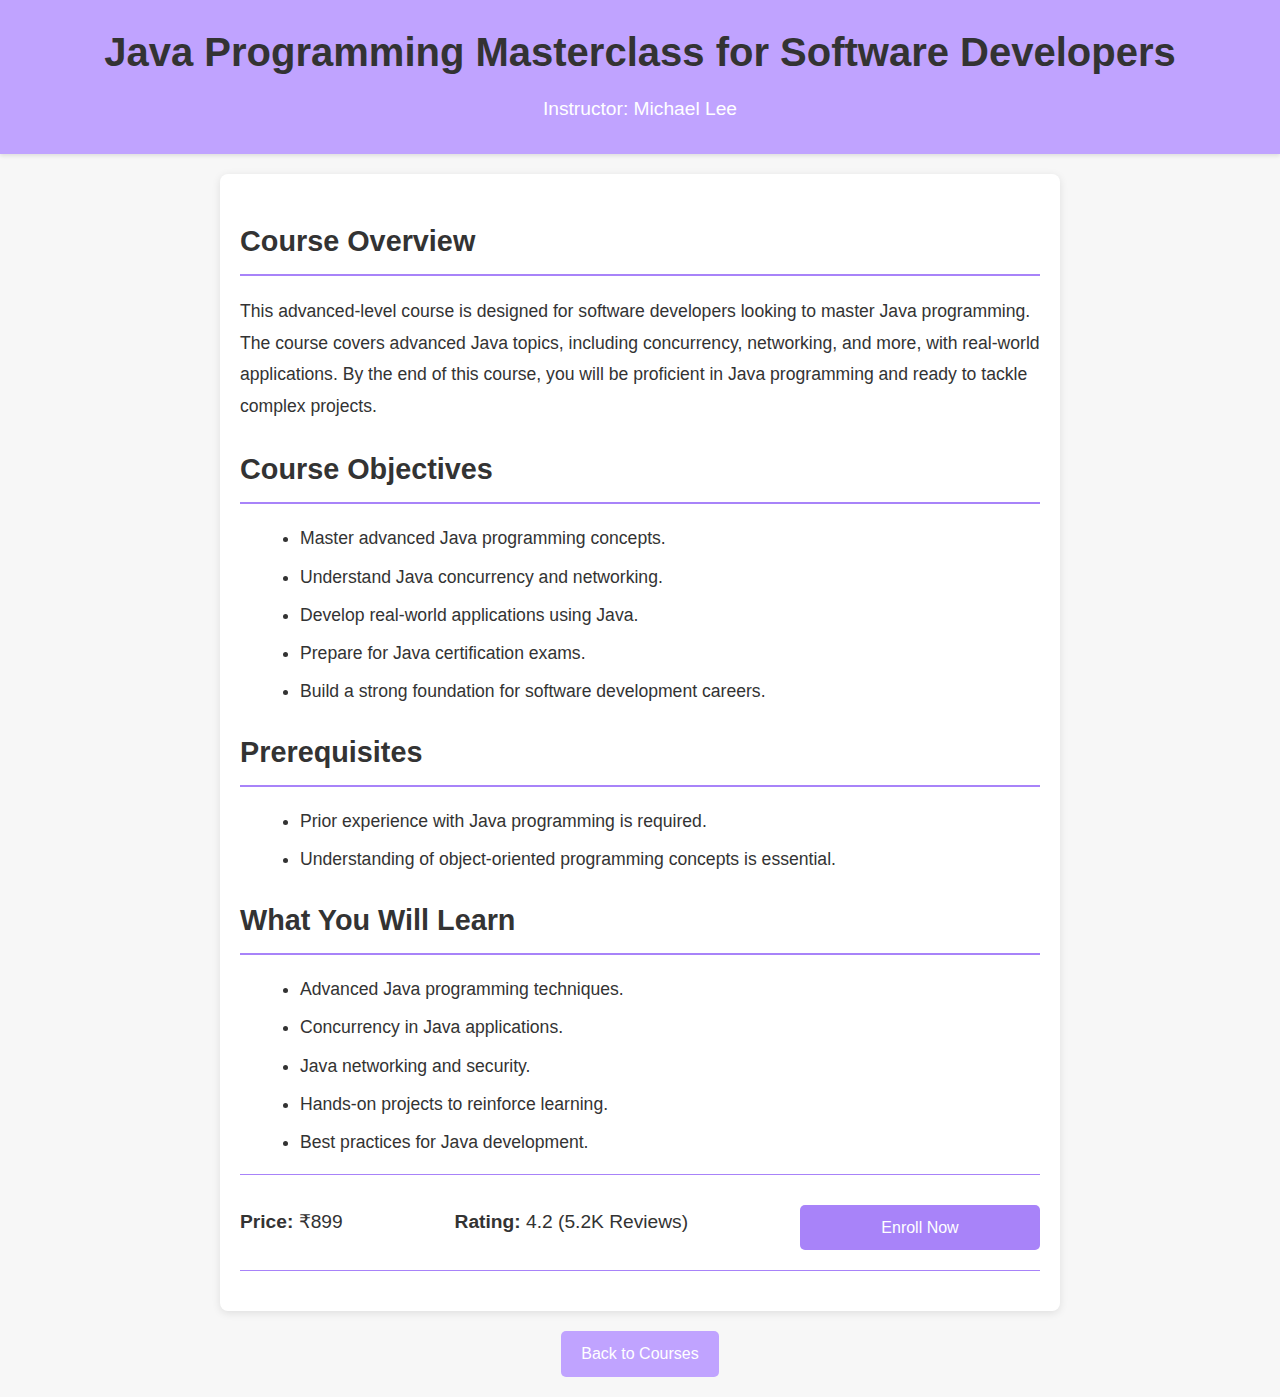
<file: detailspages/javadetails.html>
<!DOCTYPE html>
<html lang="en">

<head>
    <meta charset="UTF-8">
    <meta name="viewport" content="width=device-width, initial-scale=1.0">
    <title>Java Programming Masterclass - Course Details</title>
    <link rel="icon" type="image/png" sizes="32x32" href="/favicon-32x32.png">
    <link rel="stylesheet" href="styles.css">
</head>

<body>
    <div class="container">
        <header>
            <h1>Java Programming Masterclass for Software Developers</h1>
            <p>Instructor: Michael Lee</p>
        </header>

        <section class="course-details">
            <h2>Course Overview</h2>
            <p>This advanced-level course is designed for software developers looking to master Java programming. The
                course covers advanced Java topics, including concurrency, networking, and more, with real-world
                applications. By the end of this course, you will be proficient in Java programming and ready to tackle
                complex projects.</p>

            <h2>Course Objectives</h2>
            <ul>
                <li>Master advanced Java programming concepts.</li>
                <li>Understand Java concurrency and networking.</li>
                <li>Develop real-world applications using Java.</li>
                <li>Prepare for Java certification exams.</li>
                <li>Build a strong foundation for software development careers.</li>
            </ul>

            <h2>Prerequisites</h2>
            <ul>
                <li>Prior experience with Java programming is required.</li>
                <li>Understanding of object-oriented programming concepts is essential.</li>
            </ul>

            <h2>What You Will Learn</h2>
            <ul>
                <li>Advanced Java programming techniques.</li>
                <li>Concurrency in Java applications.</li>
                <li>Java networking and security.</li>
                <li>Hands-on projects to reinforce learning.</li>
                <li>Best practices for Java development.</li>
            </ul>

            <div class="course-info">
                <p><strong>Price:</strong> ₹899</p>
                <p><strong>Rating:</strong> 4.2 (5.2K Reviews)</p>
                <a href="#" class="enroll-btn">Enroll Now</a>
            </div>

        </section>
    </div>
    <a href="/courses.html" class="return-btn">Back to Courses</a>
    <div id="form-container" class="form-container">
        <form id="enroll-form">
            <h2>Enroll in the Course</h2>
            <label for="name">Name:</label>
            <input type="text" id="name" name="name" required>

            <label for="email">Email:</label>
            <input type="email" id="email" name="email" required>

            <label for="phone">Phone Number:</label>
            <input type="tel" id="phone" name="phone" required>

            <label for="message">Message(Optional):</label>
            <textarea id="message" name="message" ></textarea>

            <button type="submit">Submit</button>
        </form>
    </div>

    <div id="overlay" class="overlay"></div>

    <script src="script.js"></script>
</body>

</html>
</file>
<file: styles.css>
@keyframes slideInLeft {
    0% {
        transform: translateX(-100%);
        opacity: 0;
    }

    100% {
        transform: translateX(0);
        opacity: 1;
    }
}

@keyframes slideInRight {
    0% {
        transform: translateX(100%);
        opacity: 0;
    }

    100% {
        transform: translateX(0);
        opacity: 1;
    }
}

@keyframes gradientShift {
    0% {
        background-position: 200% 0%;
    }

    100% {
        background-position: 0% 0%;
    }
}

html {
    scroll-behavior: smooth;
}

body {
    margin: 0;
    padding: 0;
    background-color: #f2ecfd;
    font-family: Arial, sans-serif;
}

.navbar {
    display: flex;
    align-items: center;
    justify-content: space-between;
    padding: 15px 20px;
    background-color: #d3beff;
    box-shadow: 0 4px 8px rgba(0, 0, 0, 0.2);
}

.logo img {
    width: 220px;
    height: 55px;
}

.menu {
    display: flex;
    align-items: center;
    justify-content: space-between;
    flex-grow: 1;
}

/* Desktop Styles */
.navbar {
    display: flex;
    align-items: center;
    justify-content: space-between;
    padding: 15px 20px;
    background-color: #d3beff;
    box-shadow: 0 4px 8px rgba(0, 0, 0, 0.2);
}

.logo img {
    width: 220px;
    height: 55px;
}

.menu {
    display: flex;
    align-items: center;
    justify-content: space-between;
    flex-grow: 1;
}

.navbar-list {
    display: flex;
    list-style: none;
    margin: 0;
    padding: 0;
    justify-content: center; 
    flex-grow: 1;
}

.navbar-item {
    margin: 0 15px;
}

.navbar-link {
    text-decoration: none;
    color: #000;
    font-size: 17px;
    padding: 10px 20px;
    border-radius: 5px;
    transition: background-color 0.3s ease, color 0.3s ease;
}

.navbar-link:hover {
    background-color: #9f75f8;
    color: #fff;
}

.icons {
    display: flex;
    align-items: center;
    gap: 20px;
}

.icons a {
    color: #333;
    font-size: 1.35em;
    text-decoration: none;
    transition: color 0.3s ease;
}

.icons a:hover {
    color: #a883f9;
}

.menu-toggle {
    display: none;
}

.hamburger {
    display: none;
    font-size: 1.5em;
    cursor: pointer;
}


main {
    display: flex;
    flex-direction: column;
    align-items: center;
}

section {
    display: flex;
    width: 100%;
    padding: 50px 0px 100px 0px;
}

.container {
    display: flex;
    flex-wrap: wrap;
    justify-content: center;
    align-items: center;
    max-width: 1200px;
    width: 100%;
    margin: 0 auto;
}

.textnbutton {
    flex: 1;
    padding-right: 20px;
    animation: slideInLeft 1s ease-out;
}

.courseButton {
    padding: 12px;
    font-size: 16px;
    background-color: #c0a3ff;
    border: 1px solid black;
    border-radius: 6px;
    cursor: pointer;
    transition: transform 0.3s ease;
    box-shadow: 0 4px 6px rgba(0, 0, 0, 0.1);
}

.courseButton:hover {
    transform: scale(1.1);
}

h1 {
    font-size: 56px;
    color: #333;
    margin-bottom: 20px;
    line-height: 1;
}

.titlename {
    font-size: larger;
    background: linear-gradient(45deg, #9f75f8, #d3beff);
    background-size: 200% 200%;
    animation: gradientShift 3s ease infinite;
    background-clip: text;
    color: transparent;
}

.textnbutton h2 {
    font-size: 32px;
}

h2 {
    font-size: 40px;
}

.textnbutton p {
    font-size: 20px;
    color: #555;
    line-height: 1.6;
}

.mainImg {
    flex: 1;
    width: 100%;
    max-width: 500px;
    animation: slideInRight 1s ease-out;
}

.mainImg img {
    width: 100%;
    height: auto;
}

.introSection {
    gap: 10px;
}

.introContent {
    display: flex;
    align-items: center;
    gap: 50px;
    margin-top: 30px;
}

.introContent img {
    max-width: 40%;
    height: auto;
    border-radius: 10px;
    box-shadow: 0 4px 8px rgba(0, 0, 0, 0.1);
}

.introContent p {
    flex: 1;
    font-size: 18px;
    color: #555;
    line-height: 1.6;
    text-align: justify;
}

.progSection h2 {
    text-align: center;
    font-size: 40px;
    margin-bottom: 40px;
}

.cards {
    display: flex;
    flex-wrap: wrap;
    gap: 20px;
    margin-top: 30px;
}

.progCard {
    flex: 1 1 350px;
    background-color: #fff;
    border-radius: 8px;
    box-shadow: 0 4px 8px rgba(0, 0, 0, 0.1);
    padding: 20px;
    text-align: center;
    transition: transform 0.3s ease, box-shadow 0.3s ease;
}

.progCard h3 {
    font-size: 24px;
    margin-bottom: 10px;
}

.progCard p {
    font-size: 16px;
    color: #555;
    margin-bottom: 15px;
}

.progCard span {
    font-size: 18px;
    font-weight: bold;
    color: #9f75f8;
}

.progCard:hover {
    transform: scale(1.05);
    box-shadow: 0 6px 12px rgba(0, 0, 0, 0.2);
}

.gridlist {
    display: grid;
    grid-template-columns: repeat(3, 1fr);
    gap: 30px;
    list-style: none;
    padding: 0;
}

.course-link {
    text-decoration: none;
    color: inherit;
    display: block;
}

.courseCards {
    background-color: #fff;
    border-radius: 10px;
    overflow: hidden;
    cursor: pointer;
    box-shadow: 0 4px 15px rgba(0, 0, 0, 0.1);
    transition: transform 0.3s ease-in-out;
}

.courseCards:hover {
    transform: translateY(-5px);
}

.courseCards figure {
    margin: 0;
    padding: 0;
}

.courseCards img {
    width: 100%;
    height: 240px;
    display: block;
}

.cardContent {
    padding: 20px;
}

.badge {
    display: inline-block;
    background-color: #f8c202;
    color: #fff;
    padding: 6px 12px;
    font-size: 14px;
    border-radius: 4px;
    margin-bottom: 10px;
}

.cardContent .h3 {
    font-size: 1.25rem;
    margin: 10px 0;
}

.cardContent .card-title {
    text-decoration: none;
    color: inherit;
    transition: color 0.3s;
}

.card-description {
    font-size: 14px;
    font-weight: 100;
    padding-right: 35px;
    color: #666;
}

.cardContent .card-title:hover {
    color: #9f75f8;
}

.rating {
    display: flex;
    align-items: center;
}

.star-icon {
    margin-right: 5px;
}

.rating-star {
    font-size: 1rem;
    color: #333;
    font-weight: bold;
}

.rating-reviews {
    font-size: 0.875rem;
    color: #777;
    margin-left: 5px;
}

.price {
    display: block;
    font-size: 1.25rem;
    font-weight: 700;
    margin-bottom: 10px;
    padding: 0 5px;
}

.contentOverview {
    padding: 0;
    margin: 0;
    list-style: none;
    font-size: 0.875rem;
    color: #666;
}

.contentOverview li {
    padding: 8px 0;
    border-top: 1px solid #eee;
}

.contentOverview li:first-child {
    border-top: none;
}

.overview {
    border-right: 1px solid black;
    padding: 0 5px;
}

.overview a {
    text-decoration: none;
    color: #9f75f8;
}

footer {
    background-color: rgb(0, 0, 0);
    color: #fff;
    padding: 40px 0 5px 0;
}

.footergrid {
    display: flex;
    flex-wrap: wrap;
    justify-content: space-between;
    max-width: 1200px;
    margin: 0 auto;
    padding: 0 20px;
    gap: 20px;
}

.footer-list {
    flex: 1;
    min-width: 250px;
    margin-bottom: 20px;
}

.footer-list h3 {
    font-size: 18px;
    margin-bottom: 10px;
    color: #9f75f8;
    text-transform: uppercase;
}

.logo1 {
    max-width: 220px;
    height: auto;
    filter: invert(100%);
}

.compBrief {
    font-size: 16px;
    line-height: 1.6;
    padding-right: 12px;
}

.footer-list a {
    font-size: 16px;
    line-height: 1.6;
}

.add {
    line-height: 1.1;
}

.footer-list ul {
    list-style: none;
    padding: 0;
}

.footer-list ul li {
    margin-bottom: 10px;
}

.footer-list ul li a {
    color: #fff;
    text-decoration: none;
    transition: color 0.3s ease;
}

.footer-list ul li a:hover {
    color: #9f75f8;
}

.newsletter-form {
    display: flex;
    flex-direction: column;
}

.input-field {
    padding: 10px;
    margin: 10px 0px;
    border: none;
    border-radius: 5px;
    font-size: 16px;
}

.subButton {
    background-color: #a883f9;
    padding: 10px;
    border: none;
    border-radius: 5px;
    cursor: pointer;
    font-size: 16px;
    transition: background-color 0.3s ease;
}

.subButton:hover {
    background-color: #9f75f8;
}

.social-list {
    display: flex;
    gap: 15px;
    margin-top: 20px;
}

.social-list li {
    list-style: none;
}

.social-list li a {
    font-size: 20px;
    transition: color 0.3s ease;
}

hr {
    border: 0;
    height: 1px;
    background: #444;
    margin: 20px 0;
}

.copyright {
    text-align: center;
    font-size: 14px;
}

/* About Section Styles */
.about-section {
    background-color: #f7f7fb;
    padding: 30px 30px;
    margin: 30px auto;
    max-width: 1200px;
    border-radius: 10px;
    box-shadow: 0 6px 12px rgba(0, 0, 0, 0.1);
    transition: box-shadow 0.3s ease;
}

.about-section:hover {
    box-shadow: 0 8px 16px rgba(0, 0, 0, 0.15);
}

.about-container h2 {
    color: #9f75f8;
    font-size: 40px;
    margin-bottom: 25px;
    letter-spacing: 1px;
}

.about-container h3 {
    color: #444;
    font-size: 28px;
    margin-bottom: 20px;
    border-bottom: 3px solid #9f75f8;
    display: inline-block;
    padding-bottom: 8px;
    text-transform: uppercase;
    letter-spacing: 0.5px;
}

.about-container p {
    font-size: 1.2em;
    color: #555;
    margin-bottom: 35px;
    line-height: 1.8;
}

.achievements-list,
.offerings-list {
    list-style-type: none;
    max-width: 1100px;
}

.achievements-list li,
.offerings-list li {
    margin-bottom: 20px;
    font-size: 1.2em;
    color: #333;
    padding-left: 20px;
    position: relative;
    transition: color 0.3s ease;
}

.achievements-list li::before,
.offerings-list li::before {
    content: "\2713";
    color: #9f75f8;
    font-weight: bold;
    display: inline-block;
    width: 1em;
    margin-left: -1.5em;
    font-size: 1.5em;
}

/* Contact Section */
.contact-section {
    background-color: #f7f7fb;
    padding: 20px;
    margin: 20px auto;
    max-width: 550px;
    border-radius: 12px;
    box-shadow: 0 6px 12px rgba(0, 0, 0, 0.1);
    transition: box-shadow 0.3s ease;
}

.contact-section:hover {
    box-shadow: 0 8px 16px rgba(0, 0, 0, 0.15);
}

.contact-container {
    max-width: 100%;
    margin: 0 auto;
}

.contact-container h1 {
    color: #9f75f8;
    font-size: 2.2em;
    margin-bottom: 15px;
    text-align: center;
}

.contact-container p {
    font-size: 1em;
    color: #666;
    margin-bottom: 20px;
    text-align: center;
}

form {
    display: flex;
    flex-direction: column;
}

.form-group {
    margin-bottom: 15px;
}

label {
    display: block;
    font-weight: bold;
    margin-bottom: 6px;
    color: #333;
}

input[type="text"],
input[type="email"],
textarea {
    width: 100%;
    padding: 12px;
    border: 1px solid #ddd;
    border-radius: 8px;
    font-size: 1em;
    box-sizing: border-box;
}

textarea {
    resize: none;
    min-height: 130px;
}

.form-group input:focus,
.form-group textarea:focus {
    border-color: #a883f9;
    outline: none;
    box-shadow: 0 0 4px rgba(168, 131, 249, 0.5);
}

.sendButton {
    padding: 12px;
    background-color: #a883f9;
    color: white;
    border: none;
    border-radius: 8px;
    cursor: pointer;
    font-size: 1.1em;
    transition: background-color 0.3s ease;
}

.sendButton:hover {
    background-color: #9f75f8;
}



@media (max-width: 1024px) {
    .navbar {
        flex-direction: row;
        justify-content: space-between;
    }
    
    .menu {
        display: none; 
        flex-direction: column;
        align-items: flex-start;
        background-color: #d3beff;
        width: 100%;
        position: absolute;
        top: 85px;
        right: 0;
        box-shadow: 0 2px 5px rgba(0, 0, 0, 0.2);
        z-index: 1000;
    }

    .hamburger {
        display: block;
        order: 2; 
    }

    .logo {
        order: 1;
    }

    .menu-toggle:checked ~ .menu {
        display: flex;
    }

    .navbar-list {
        flex-direction: column;
        width: 100%;
        margin: 0;
        padding: 0;
    }

    .navbar-item {
        text-align: left;
        border-bottom: 1px solid #9f75f8;
    }

    .navbar-link {
        padding: 10px 7px;
        display: block;
    }

    .icons {
        justify-content: flex-start;
        padding: 10px 20px;
    }

    .textnbutton h1 {
        font-size: 48px;
    }

    .textnbutton p {
        font-size: 18px;
    }

    .progCard {
        flex: 1 1 45%;
    }

    .about-section {
        padding: 25px 20px;
    }

    .about-container h1 {
        font-size: 2.5em;
    }

    .about-container h2 {
        font-size: 35px;
    }

    .about-container p {
        font-size: 1.1em;
    }

    .achievements-list li,
    .offerings-list li {
        font-size: 1.1em;
    }

}

@media (max-width: 768px) {
    section {
        padding: 40px 0;
    }

    .container {
        flex-direction: column;
        align-items: center;
    }

    .hero {
        flex-direction: column;
        text-align: center;
    }

    .textnbutton {
        max-width: 100%;
        padding: 0 10px;
    }

    h1 {
        font-size: 40px;
        margin-bottom: 15px;
    }

    h2 {
        font-size: 30px;
    }

    .mainImg {
        width: 90%;
        max-width: 100%;
        margin-top: 20px;
    }

    .introContent {
        flex-direction: column;
        text-align: center;
        gap: 20px;
    }

    .introContent img {
        max-width: 90%;
        margin-bottom: 15px;
    }

    .introContent p {
        font-size: 16px;
        padding: 0 20px;
    }

    .progSection h2 {
        font-size: 30px;
        margin-bottom: 15px;
    }

    .cards {
        margin-bottom: 15px;
        padding: 30px 10px;
    }

    .progCard h3 {
        font-size: 18px;
    }

    .progCard p {
        font-size: 14px;
    }

    .progCard span {
        font-size: 16px;
    }

    .gridlist {
        grid-template-columns: 1fr;
        gap: 15px;
    }

    .courseCards img {
        height: 210px;
    }

    .badge {
        font-size: 12px;
        padding: 4px 10px;
    }

    .cardContent .h3 {
        font-size: 1rem;
    }

    .price {
        font-size: 1rem;
    }

    .contentOverview li {
        padding: 5px 0;
    }

    .rating-star {
        font-size: 0.9rem;
    }

    .rating-reviews {
        font-size: 0.8rem;
    }

    .footergrid {
        flex-direction: column;
        align-items: center;
        padding: 0 10px;
    }

    .footer-list {
        margin-bottom: 30px;
        text-align: center;
    }

    .footer-list h3 {
        font-size: 16px;
    }

    .compBrief,
    .footer-list a {
        font-size: 14px;
    }

    .logo1 {
        max-width: 150px;
    }

    .footer-list ul {
        align-items: center;
    }

    .social-list {
        justify-content: center;
        gap: 10px;
        margin-top: 15px;
    }

    .input-field {
        padding: 8px;
        font-size: 14px;
    }

    .subButton {
        padding: 8px;
        font-size: 14px;
    }

    hr {
        margin: 15px 0;
    }

    .copyright {
        font-size: 12px;
    }

    .about-container h1 {
        font-size: 2em;
    }

    .about-container h2 {
        font-size: 30px;
    }
    .about-container h3 {
        font-size: 24px;
    }
    .about-container p {
        font-size: 1em;
    }

    .achievements-list li,
    .offerings-list li {
        font-size: 1em;
    }

    .about-section {
        padding: 20px 10px;
        max-width: 350px;
    }
    .contact-section {
        padding: 12px;
        max-width: 90%;
    }

    .contact-container h1 {
        font-size: 30px;
    }

    .contact-container p {
        font-size: 0.9em;
    }

    .form-group {
        margin-bottom: 15px;
    }

    input[type="text"],
    input[type="email"],
    textarea {
        padding: 10px;
        font-size: 0.9em;
    }

    button {
        font-size: 1em;
    }

}
</file>
<file: detailspages/styles.css>
body {
    font-family: 'Arial', sans-serif;
    margin: 0;
    padding: 0;
    background-color: #f7f7f7;
    color: #333;
    line-height: 1.6;
}

h1,
h2 {
    color: #333;
    margin-bottom: 0.5em;
}

p,
ul {
    margin-bottom: 1em;
}

header {
    background-color: #c0a3ff;
    color: #fff;
    padding: 20px;
    text-align: center;
    box-shadow: 0 2px 4px rgba(0, 0, 0, 0.1);
}

header h1 {
    margin: 0;
    font-size: 2.5em;
}

header p {
    margin: 0.5em 0;
    font-size: 1.2em;
    font-weight: 300;
}

.course-details {
    max-width: 800px;
    margin: 20px auto;
    padding: 20px;
    background-color: #fff;
    box-shadow: 0 2px 8px rgba(0, 0, 0, 0.1);
    border-radius: 8px;
}

.course-details h2 {
    border-bottom: 2px solid #a883f9;
    padding-bottom: 10px;
    margin-bottom: 20px;
    font-size: 1.8em;
}

.course-details p {
    font-size: 1.1em;
    line-height: 1.8;
}

.course-details ul {
    list-style-type: disc;
    margin-left: 20px;
    font-size: 1.1em;
}

.course-details ul li {
    margin-bottom: 10px;
}

.course-info {
    display: flex;
    flex-wrap: wrap;
    align-items: center;
    justify-content: space-between;
    padding: 20px 0;
    border-top: 1px solid #a883f9;
    border-bottom: 1px solid #a883f9;
    margin-bottom: 20px;
}

.course-info p {
    margin: 10px 0;
    font-size: 1.2em;
}

.enroll-btn {
    padding: 10px 20px;
    background-color: #a883f9;
    color: #fff;
    text-decoration: none;
    border-radius: 5px;
    transition: background-color 0.3s ease;
    text-align: center;
    margin-top: 10px;
    width: 100%;
    max-width: 200px;
}

.return-btn {
    display: block;
    width: fit-content;
    justify-content: center;
    margin: 20px auto;
    padding: 10px 20px;
    background-color: #c0a3ff;
    color: #fff;
    text-align: center;
    text-decoration: none;
    border-radius: 5px;
    transition: background-color 0.3s ease;
}

.return-btn:hover {
    background-color: #9f75f8;
}

.form-container {
    display: none;
    position: fixed;
    top: 50%;
    left: 50%;
    transform: translate(-50%, -50%);
    background-color: #ffffff;
    padding: 30px;
    border-radius: 10px;
    box-shadow: 0 6px 12px rgba(0, 0, 0, 0.2);
    z-index: 1001;
    width: 90%;
    max-width: 400px;
    animation: fadeIn 0.3s ease-out;
}

.form-container h2 {
    margin-bottom: 20px;
    font-size: 1.6em;
    color: #333;
    text-align: center;
}

.form-container label {
    display: block;
    margin-bottom: 10px;
    font-weight: 600;
    color: #555;
}

.form-container input {
    width: 100%;
    padding: 12px;
    margin-bottom: 20px;
    border: 1px solid #ddd;
    border-radius: 6px;
    box-sizing: border-box;
    font-size: 1em;
}

.form-container input:focus {
    border-color: #a883f9;
    outline: none;
    box-shadow: 0 0 4px rgba(168, 131, 249, 0.5);
}

textarea {
    width: 100%;
    max-width: 600px;
    height: 120px;
    resize: none;
    padding: 10px;
    border: 1px solid #ccc;
    border-radius: 4px;
    font-size: 1em;
    line-height: 1.5;
    box-sizing: border-box;
}

textarea:focus {
    border-color: #a883f9;
    outline: none;
    box-shadow: 0 0 4px rgba(168, 131, 249, 0.5);
}

.form-container button {
    width: 100%;
    padding: 12px;
    background-color: #a883f9;
    color: #fff;
    border: none;
    border-radius: 6px;
    font-size: 1.1em;
    cursor: pointer;
    transition: background-color 0.3s ease, transform 0.2s ease;
}

.form-container button:hover {
    background-color: #9f75f8;
    transform: scale(1.02);
}

.form-container button:active {
    background-color: #8a5df2;
}

@keyframes fadeIn {
    from {
        opacity: 0;
        transform: translate(-50%, -45%);
    }

    to {
        opacity: 1;
        transform: translate(-50%, -50%);
    }
}

.overlay {
    display: none;
    position: fixed;
    top: 0;
    left: 0;
    width: 100%;
    height: 100%;
    background-color: rgba(0, 0, 0, 0.5);
    z-index: 1000;
}

@media (max-width: 768px) {
    header h1 {
        font-size: 2em;
    }

    header p {
        font-size: 1em;
    }

    .course-details {
        padding: 15px;
        margin: 15px;
    }

    .course-details h2 {
        font-size: 1.5em;
    }

    .course-details p,
    .course-details ul {
        font-size: 1em;
    }

    .course-info {
        flex-direction: column;
        align-items: flex-start;
    }

    .course-info p {
        font-size: 1em;
    }

    .enroll-btn {
        width: 100%;
        margin: 0 auto;
        padding: 5px;
    }

    .form-container {
        width: 90%;
        padding: 15px;
    }

    .form-container h2 {
        font-size: 1.2em;
    }

    .form-container button {
        padding: 8px;
    }
}

@media (max-width: 480px) {
    header h1 {
        font-size: 1.5em;
    }

    header p {
        font-size: 0.9em;
    }

    .course-details {
        padding: 10px;
        margin: 10px;
    }

    .course-details h2 {
        font-size: 1.3em;
    }

    .course-details p,
    .course-details ul {
        font-size: 0.9em;
    }

    .course-info p {
        font-size: 0.9em;
    }
}
</file>
